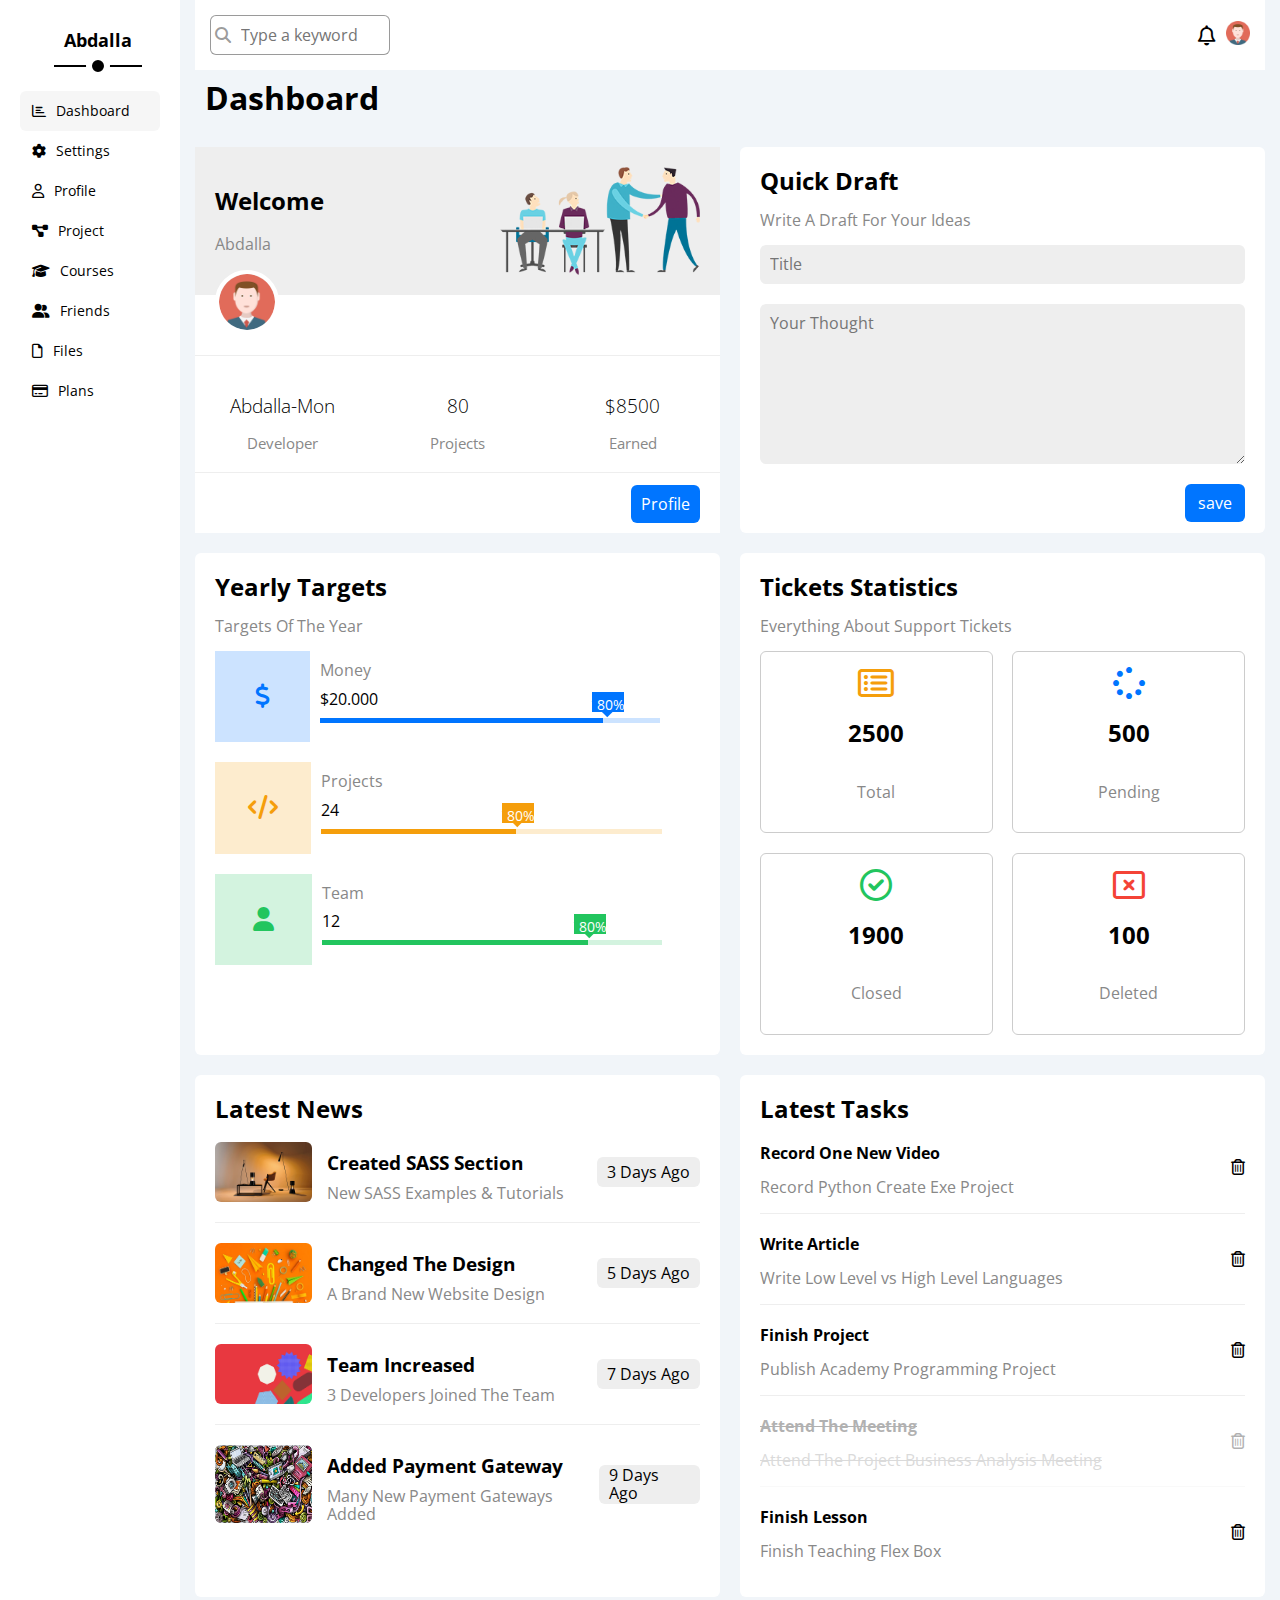
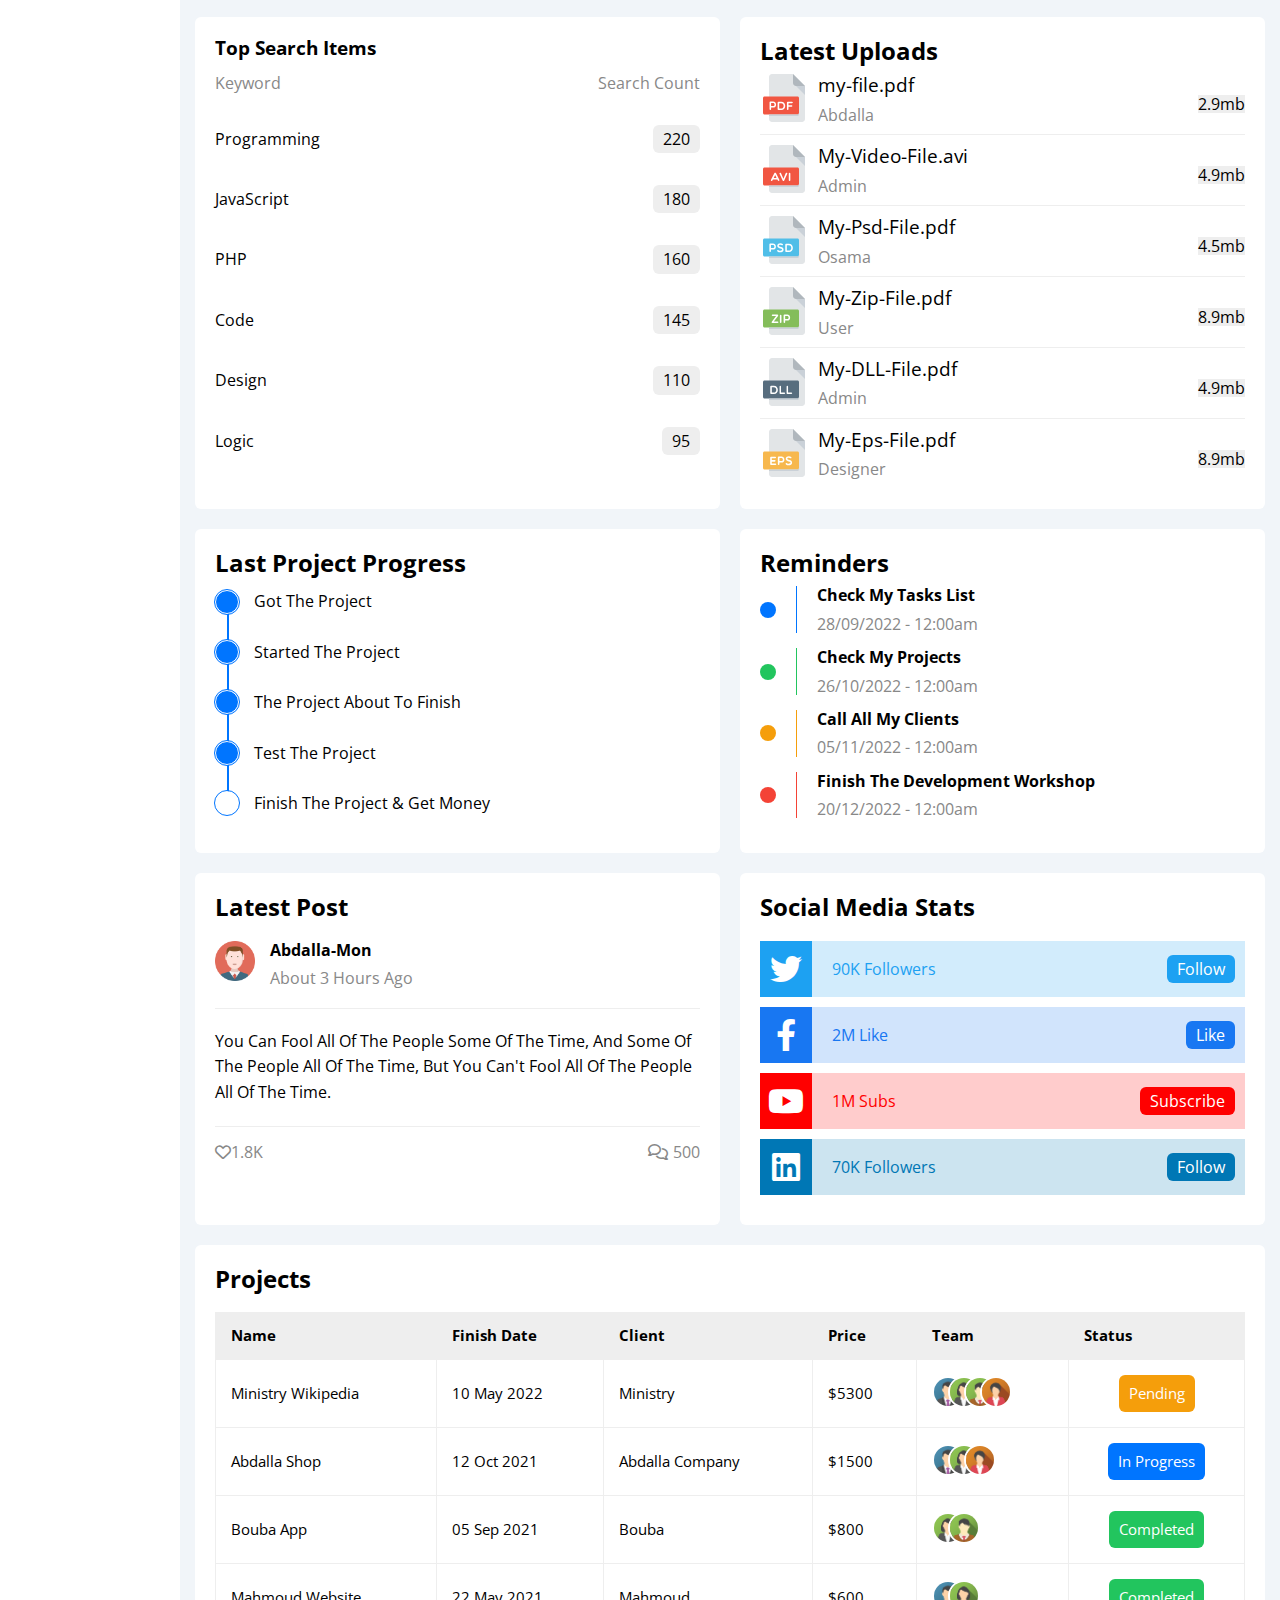
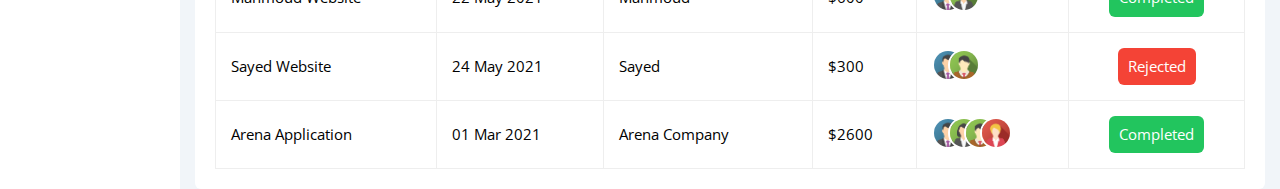
<file: index.html>
<!DOCTYPE html>
<html lang="en">
  <head>
    <meta charset="UTF-8" />
    <meta http-equiv="X-UA-Compatible" content="IE=edge" />
    <meta name="viewport" content="width=device-width, initial-scale=1.0" />
    <link rel="stylesheet" type="text/css" href="css/Abdalla-frame.css" />
    <link rel="stylesheet" type="text/css" href="css/project.css" />
    <link rel="stylesheet" type="text/css" href="css/Normalize.css" />
    <link rel="stylesheet" href="css/all.min.css" />
    <link rel="preconnect" href="https://fonts.googleapis.com" />
    <link rel="preconnect" href="https://fonts.gstatic.com" crossorigin />
    <link
      href="https://fonts.googleapis.com/css2?family=Open+Sans:ital,wght@0,400;0,500;0,600;0,700;0,800;1,400;1,500;1,600;1,700&display=swap"
      rel="stylesheet"
    />
    <title>Abdalla-dashboard</title>
  </head>
  <body>
    <div class="dash-flex">
      <div class="dash-nav">
        <div class="dash-logo">
          <h2>Abdalla</h2>
        </div>
        <ul>
          <li>
            <a href="index.html" class="active"
              ><i class="fa-regular fa-chart-bar"></i> <span>Dashboard</span></a
            >
          </li>
          <li>
            <a href="setting.html"
              ><i class="fa-solid fa-gear"></i> <span>Settings</span></a
            >
          </li>
          <li>
            <a href="profile.html"
              ><i class="fa-regular fa-user"></i> <span>Profile</span></a
            >
          </li>
          <li>
            <a href="project.html"
              ><i class="fa-solid fa-diagram-project"></i>
              <span>Project</span></a
            >
          </li>
          <li>
            <a href="course.html"
              ><i class="fa-solid fa-graduation-cap"></i>
              <span>Courses</span></a
            >
          </li>
          <li>
            <a href="friend.html"
              ><i class="fa-solid fa-user-group"></i> <span>Friends</span></a
            >
          </li>
          <li>
            <a href="file.html"
              ><i class="fa-regular fa-file"></i> <span>Files</span></a
            >
          </li>
          <li>
            <a href="plan.html"
              ><i class="fa-regular fa-credit-card"></i> <span>Plans</span></a
            >
          </li>
        </ul>
      </div>
      <div class="dashboard container">
        <!--start-of-dash-header-->
        <div class="dash-header flex-between .bg-white">
          <div class="search-position">
            <input
              type="search"
              name="search"
              class="dash-search rad-6"
              placeholder="Type a keyword"
              id="search"
            />
            <i class="fa-sharp fa-solid fa-magnifying-glass"></i>
          </div>
          <div class="dash-icon">
            <i class="fa-regular fa-bell fa-lg"></i>
            <img src="imgs/avatar.png" />
          </div>
        </div>
        <!--end-of-dash-header-->
        <!--start-of-dash-content-->
        <div class="dash-content">
          <h1>Dashboard</h1>
          <div class="dash-content-grid wrapper">
            <!--start-of-box-1-->
            <div class="box-1 rad-6 bg-white">
              <div class="welcome-top bg-eee p-20 flex-between">
                <div>
                  <h2>Welcome</h2>
                  <p>Abdalla</p>
                </div>
                <img src="imgs/welcome.png" />
              </div>
              <div class="welcome-bottom bg-white">
                <img src="imgs/avatar.png" />
                <div class="welcome-middle">
                  <div>
                    <h3>Abdalla-Mon</h3>
                    <p>Developer</p>
                  </div>
                  <div>
                    <h3>80</h3>
                    <p>Projects</p>
                  </div>
                  <div>
                    <h3>$8500</h3>
                    <p>Earned</p>
                  </div>
                </div>
                <a href="profile.html">Profile</a>
              </div>
            </div>
            <!--end-of-box-1-->
            <!--start-of-box-2-->
            <div class="box-2 rad-6 bg-white p-20">
              <h2>Quick Draft</h2>
              <p class="color-888">Write A Draft For Your Ideas</p>
              <form>
                <input
                  class="title p-10 bg-eee rad-6"
                  name="title"
                  type="text"
                  placeholder="Title"
                />
                <textarea
                  class="Your-thought p-10 bg-eee rad-6"
                  name="Your-thought"
                  type="text"
                  placeholder="Your Thought"
                ></textarea>
                <input type="submit" value="save" class="save p-10" />
              </form>
            </div>
            <!--end-of-box-2-->
            <!--start-of-box-3-->
            <div class="box-3 rad-6 bg-white p-20">
              <h2 class="m-0">Yearly Targets</h2>
              <p class="color-888">Targets Of The Year</p>
              <div class="yearly-flex">
                <div class="yearly-icon y-i-1">
                  <i class="fa-solid fa-dollar-sign fa-lg"></i>
                </div>
                <div class="yearly-inside">
                  <p class="color-888">Money</p>
                  <span>$20.000 </span>
                  <div class="yearly-color y-c-1">
                    <div></div>
                  </div>
                </div>
              </div>
              <div class="yearly-flex">
                <div class="yearly-icon y-i-2">
                  <i class="fa-solid fa-code fa-lg"></i>
                </div>
                <div class="yearly-inside">
                  <p class="color-888">Projects</p>
                  <span>24</span>
                  <div class="yearly-color y-c-2">
                    <div></div>
                  </div>
                </div>
              </div>
              <div class="yearly-flex">
                <div class="yearly-icon y-i-3">
                  <i class="fa-solid fa-user fa-lg"></i>
                </div>
                <div class="yearly-inside">
                  <p class="color-888">Team</p>
                  <span>12 </span>
                  <div class="yearly-color y-c-3">
                    <div></div>
                  </div>
                </div>
              </div>
            </div>
            <!--end-of-box-3-->
            <!--start-of-box-4-->
            <div class="box-4 rad-6 bg-white p-20">
              <h2 class="m-0">Tickets Statistics</h2>
              <p class="color-888">Everything About Support Tickets</p>
              <div class="box-4-flex">
                <div class="box-4-content box4-c1">
                  <i
                    class="fa-regular fa-rectangle-list fa-2x"
                    style="color: #f59e0b"
                  ></i>
                  <h2>2500</h2>
                  <p class="color-888">Total</p>
                </div>
                <div class="box-4-content box4-c2">
                  <i
                    class="fa-solid fa-spinner fa-2x"
                    style="color: #0075ff"
                  ></i>
                  <h2>500</h2>
                  <p class="color-888">Pending</p>
                </div>
                <div class="box-4-content box4-c3">
                  <i
                    class="fa-regular fa-circle-check fa-2x"
                    style="color: #22c55e"
                  ></i>
                  <h2>1900</h2>
                  <p class="color-888">Closed</p>
                </div>
                <div class="box-4-content box4-c4">
                  <i
                    class="fa-regular fa-rectangle-xmark fa-2x"
                    style="color: #f44336"
                  ></i>
                  <h2>100</h2>
                  <p class="color-888">Deleted</p>
                </div>
              </div>
            </div>
            <!--end-of-box-4-->
            <!--start-of-box-5-->
            <div class="box-5 rad-6 bg-white p-20">
              <h2 class="m-0">Latest News</h2>
              <div class="l-news l-n-1">
                <img src="imgs/news-01.png" />
                <div class="news-flex">
                  <div>
                    <h3>Created SASS Section</h3>
                    <p class="color-888">New SASS Examples & Tutorials</p>
                  </div>
                  <article class="bg-eee">3 Days Ago</article>
                </div>
              </div>
              <div class="l-news l-n-2">
                <img src="imgs/news-02.png" />
                <div class="news-flex">
                  <div>
                    <h3>Changed The Design</h3>
                    <p class="color-888">A Brand New Website Design</p>
                  </div>
                  <article class="bg-eee">5 Days Ago</article>
                </div>
              </div>
              <div class="l-news l-n-3">
                <img src="imgs/news-03.png" />
                <div class="news-flex">
                  <div>
                    <h3>Team Increased</h3>
                    <p class="color-888">3 Developers Joined The Team</p>
                  </div>
                  <article class="bg-eee">7 Days Ago</article>
                </div>
              </div>
              <div class="l-news l-n-4">
                <img src="imgs/news-04.png" />
                <div class="news-flex">
                  <div>
                    <h3>Added Payment Gateway</h3>
                    <p class="color-888">Many New Payment Gateways Added</p>
                  </div>
                  <article class="bg-eee">9 Days Ago</article>
                </div>
              </div>
            </div>
            <!--end-of-box-5-->
            <!--start-of-box-6-->
            <div class="box-6 rad-6 bg-white p-20">
              <h2 class="m-0">Latest Tasks</h2>
              <div class="rec flex-between">
                <div>
                  <h4>Record One New Video</h4>
                  <p class="color-888">Record Python Create Exe Project</p>
                </div>
                <i class="fa-regular fa-trash-can delete"></i>
              </div>
              <div class="rec flex-between">
                <div>
                  <h4>Write Article</h4>
                  <p class="color-888">
                    Write Low Level vs High Level Languages
                  </p>
                </div>
                <i class="fa-regular fa-trash-can delete"></i>
              </div>
              <div class="rec flex-between">
                <div>
                  <h4>Finish Project</h4>
                  <p class="color-888">Publish Academy Programming Project</p>
                </div>
                <i class="fa-regular fa-trash-can delete"></i>
              </div>
              <div class="rec flex-between rec-spc">
                <div>
                  <h4>Attend The Meeting</h4>
                  <p class="color-888">
                    Attend The Project Business Analysis Meeting
                  </p>
                </div>
                <i class="fa-regular fa-trash-can delete"></i>
              </div>
              <div class="rec flex-between">
                <div>
                  <h4>Finish Lesson</h4>
                  <p class="color-888">Finish Teaching Flex Box</p>
                </div>
                <i class="fa-regular fa-trash-can delete"></i>
              </div>
            </div>
            <!--end-of-box-6-->
            <!--start-of-box-7-->
            <div class="box-7 rad-6 bg-white p-20">
              <h3 class="m-0">Top Search Items</h3>
              <div class="flex-between color-888">
                <p>Keyword</p>
                <p>Search Count</p>
              </div>
              <div class="flex-between">
                <p class="flex-center">Programming</p>
                <p class="bg-eee">220</p>
              </div>
              <div class="flex-between">
                <p class="flex-center">JavaScript</p>
                <p class="bg-eee">180</p>
              </div>
              <div class="flex-between">
                <p class="flex-center">PHP</p>
                <p class="bg-eee">160</p>
              </div>
              <div class="flex-between">
                <p class="flex-center">Code</p>
                <p class="bg-eee">145</p>
              </div>
              <div class="flex-between">
                <p class="flex-center">Design</p>
                <p class="bg-eee">110</p>
              </div>
              <div class="flex-between">
                <p class="flex-center">Logic</p>
                <p class="bg-eee">95</p>
              </div>
            </div>
            <!--end-of-box-7-->
            <!--start-of-box-8-->
            <div class="box-8 rad-6 bg-white p-20">
              <h2 class="m-0">Latest Uploads</h2>
              <div
                class="flex-between"
                style="margin-top: 20px; border-bottom: 1px solid #eee"
              >
                <div style="display: flex">
                  <img
                    src="imgs/pdf.svg"
                    style="width: 48px; height: 48px; margin-right: 10px"
                  />
                  <div>
                    <h3 class="m-0" style="font-weight: normal">my-file.pdf</h3>
                    <p class="color-888" style="margin-top: 10px">Abdalla</p>
                  </div>
                </div>
                <p class="bg-eee" style="margin: auto 0">2.9mb</p>
              </div>
              <div
                class="flex-between"
                style="margin-top: 20px; border-bottom: 1px solid #eee"
              >
                <div style="display: flex">
                  <img
                    src="imgs/avi.svg"
                    style="width: 48px; height: 48px; margin-right: 10px"
                  />
                  <div>
                    <h3 class="m-0" style="font-weight: normal; width: 100px">
                      My-Video-File.avi
                    </h3>
                    <p class="color-888" style="margin-top: 10px">Admin</p>
                  </div>
                </div>
                <p class="bg-eee" style="margin: auto 0">4.9mb</p>
              </div>
              <div
                class="flex-between"
                style="margin-top: 20px; border-bottom: 1px solid #eee"
              >
                <div style="display: flex">
                  <img
                    src="imgs/psd.svg"
                    style="width: 48px; height: 48px; margin-right: 10px"
                  />
                  <div>
                    <h3 class="m-0" style="font-weight: normal; width: 100px">
                      My-Psd-File.pdf
                    </h3>
                    <p class="color-888" style="margin-top: 10px">Osama</p>
                  </div>
                </div>
                <p class="bg-eee" style="margin: auto 0">4.5mb</p>
              </div>
              <div
                class="flex-between"
                style="margin-top: 20px; border-bottom: 1px solid #eee"
              >
                <div style="display: flex">
                  <img
                    src="imgs/zip.svg"
                    style="width: 48px; height: 48px; margin-right: 10px"
                  />
                  <div>
                    <h3 class="m-0" style="font-weight: normal; width: 100px">
                      My-Zip-File.pdf
                    </h3>
                    <p class="color-888" style="margin-top: 10px">User</p>
                  </div>
                </div>
                <p class="bg-eee" style="margin: auto 0">8.9mb</p>
              </div>
              <div
                class="flex-between"
                style="margin-top: 20px; border-bottom: 1px solid #eee"
              >
                <div style="display: flex">
                  <img
                    src="imgs/dll.svg"
                    style="width: 48px; height: 48px; margin-right: 10px"
                  />
                  <div>
                    <h3 class="m-0" style="font-weight: normal; width: 100px">
                      My-DLL-File.pdf
                    </h3>
                    <p class="color-888" style="margin-top: 10px">Admin</p>
                  </div>
                </div>
                <p class="bg-eee" style="margin: auto 0">4.9mb</p>
              </div>
              <div class="flex-between" style="margin-top: 20px">
                <div style="display: flex">
                  <img
                    src="imgs/eps.svg"
                    style="width: 48px; height: 48px; margin-right: 10px"
                  />
                  <div>
                    <h3 class="m-0" style="font-weight: normal; width: 100px">
                      My-Eps-File.pdf
                    </h3>
                    <p class="color-888" style="margin-top: 10px">Designer</p>
                  </div>
                </div>
                <p class="bg-eee" style="margin: auto 0">8.9mb</p>
              </div>
            </div>
            <!--end-of-box-8-->
            <!--start-of-box-9-->
            <div class="box-9 rad-6 bg-white p-20">
              <h2 class="m-0">Last Project Progress</h2>
              <div>
                <div class="box-round"></div>
                <p>Got The Project</p>
              </div>
              <div>
                <div class="box-round"></div>
                <p>Started The Project</p>
              </div>
              <div>
                <div class="box-round"></div>
                <p>The Project About To Finish</p>
              </div>
              <div>
                <div class="box-round box-round-animation"></div>
                <p>Test The Project</p>
              </div>
              <div>
                <div class="box-round box-round-last"></div>
                <p>Finish The Project & Get Money</p>
              </div>
            </div>
            <!--end-of-box-9-->
            <!--start-of-box-10-->
            <div class="box-10 rad-6 bg-white p-20">
              <h2 style="margin: 0 0 10px">Reminders</h2>
              <div style="display: flex">
                <div class="b-10-round b-10-blue"></div>
                <div class="b-10-flex b-10-blue-f">
                  <h4 class="m-0">Check My Tasks List</h4>
                  <p class="color-888">28/09/2022 - 12:00am</p>
                </div>
              </div>
              <div style="display: flex">
                <div class="b-10-round b-10-green"></div>
                <div class="b-10-flex b-10-green-f">
                  <h4 class="m-0">Check My Projects</h4>
                  <p class="color-888">26/10/2022 - 12:00am</p>
                </div>
              </div>
              <div style="display: flex">
                <div class="b-10-round b-10-orange"></div>
                <div class="b-10-flex b-10-orange-f">
                  <h4 class="m-0">Call All My Clients</h4>
                  <p class="color-888">05/11/2022 - 12:00am</p>
                </div>
              </div>
              <div style="display: flex">
                <div class="b-10-round b-10-red"></div>
                <div class="b-10-flex b-10-red-f">
                  <h4 class="m-0">Finish The Development Workshop</h4>
                  <p class="color-888">20/12/2022 - 12:00am</p>
                </div>
              </div>
            </div>
            <!--end-of-box-10-->
            <!--start-of-box-11-->
            <div class="box-11 rad-6 bg-white p-20">
              <h2 style="margin: 0 0 20px">Latest Post</h2>
              <div
                style="
                  display: flex;
                  border-bottom: 1px solid #eee;
                  padding-bottom: 10px;
                "
              >
                <img
                  src="imgs/avatar.png"
                  style="width: 40px; height: 40px; margin: 0 15px 0 0"
                />
                <div class="b-11-flex">
                  <h4>Abdalla-Mon</h4>
                  <p class="color-888">About 3 Hours Ago</p>
                </div>
              </div>
              <div
                style="
                  padding: 20px 0;
                  border-bottom: 1px solid #eee;
                  line-height: 1.6;
                "
              >
                You Can Fool All Of The People Some Of The Time, And Some Of The
                People All Of The Time, But You Can't Fool All Of The People All
                Of The Time.
              </div>
              <div class="flex-between">
                <div style="display: flex">
                  <i
                    class="fa-regular fa-heart color-888"
                    style="display: flex; align-items: center; margin-right: 5"
                  ></i>
                  <p class="color-888">1.8K</p>
                </div>
                <div style="display: flex">
                  <i
                    class="fa-regular fa-comments color-888"
                    style="
                      display: flex;
                      align-items: center;
                      margin-right: 5px;
                    "
                  ></i>
                  <p class="color-888">500</p>
                </div>
              </div>
            </div>
            <!--end-of-box-11-->
            <!--start-of-box-12-->
            <div class="box-12 rad-6 bg-white p-20">
              <h2 style="margin-top: 0">Social Media Stats</h2>
              <div class="twiter flex-between">
                <div class="box-12-flex">
                  <div class="box-12-icon box-12-twiter">
                    <i class="fa-brands fa-twitter fa-2x"></i>
                  </div>
                  <p>90K Followers</p>
                </div>
                <a href="index.html">Follow</a>
              </div>
              <div class="facebook flex-between">
                <div class="box-12-flex">
                  <div class="box-12-icon box-12-facebook">
                    <i class="fa-brands fa-facebook-f fa-2x"></i>
                  </div>
                  <p>2M Like</p>
                </div>
                <a href="index.html">Like</a>
              </div>
              <div class="youtube flex-between">
                <div class="box-12-flex">
                  <div class="box-12-icon box-12-youtube">
                    <i class="fa-brands fa-youtube fa-2x"></i>
                  </div>
                  <p>1M Subs</p>
                </div>
                <a href="index.html">Subscribe</a>
              </div>
              <div class="linkdin flex-between">
                <div class="box-12-flex">
                  <div class="box-12-icon box-12-linkdin">
                    <i class="fa-brands fa-linkedin fa-2x"></i>
                  </div>
                  <p>70K Followers</p>
                </div>
                <a href="index.html">Follow</a>
              </div>
            </div>
            <!--end-of-box-12-->
          </div>
          <div class="project-table rad-6 bg-white p-20">
            <h2 style="margin-top: 0">Projects</h2>
            <div class="table-responsive">
              <table>
                <thead>
                  <tr class="tr-th">
                    <th>Name</th>
                    <th>Finish Date</th>
                    <th>Client</th>
                    <th>Price</th>
                    <th>Team</th>
                    <th>Status</th>
                  </tr>
                </thead>
                <tbody>
                  <tr class="tr-1">
                    <td>Ministry Wikipedia</td>
                    <td>10 May 2022</td>
                    <td>Ministry</td>
                    <td>$5300</td>
                    <td class="tr-img">
                      <img src="imgs/team-01.png" />
                      <img src="imgs/team-02.png" />
                      <img src="imgs/team-03.png" />
                      <img src="imgs/team-04.png" />
                    </td>
                    <td><p style="background-color: #f59e0b">Pending</p></td>
                  </tr>
                  <tr class="tr-2">
                    <td>Abdalla Shop</td>
                    <td>12 Oct 2021</td>
                    <td>Abdalla Company</td>
                    <td>$1500</td>
                    <td class="tr-img">
                      <img src="imgs/team-01.png" />
                      <img src="imgs/team-02.png" />
                      <img src="imgs/team-04.png" />
                    </td>
                    <td>
                      <p style="background-color: #0075ff">In Progress</p>
                    </td>
                  </tr>
                  <tr class="tr-3">
                    <td>Bouba App</td>
                    <td>05 Sep 2021</td>
                    <td>Bouba</td>
                    <td>$800</td>
                    <td class="tr-img">
                      <img src="imgs/team-02.png" />
                      <img src="imgs/team-03.png" />
                    </td>
                    <td><p style="background-color: #22c55e">Completed</p></td>
                  </tr>
                  <tr class="tr-4">
                    <td>Mahmoud Website</td>
                    <td>22 May 2021</td>
                    <td>Mahmoud</td>
                    <td>$600</td>
                    <td class="tr-img">
                      <img src="imgs/team-01.png" />
                      <img src="imgs/team-02.png" />
                    </td>
                    <td><p style="background-color: #22c55e">Completed</p></td>
                  </tr>
                  <tr class="tr-5">
                    <td>Sayed Website</td>
                    <td>24 May 2021</td>
                    <td>Sayed</td>
                    <td>$300</td>
                    <td class="tr-img">
                      <img src="imgs/team-01.png" />
                      <img src="imgs/team-03.png" />
                    </td>
                    <td><p style="background-color: #f44336">Rejected</p></td>
                  </tr>
                  <tr class="tr-6">
                    <td>Arena Application</td>
                    <td>01 Mar 2021</td>
                    <td>Arena Company</td>
                    <td>$2600</td>
                    <td class="tr-img">
                      <img src="imgs/team-01.png" />
                      <img src="imgs/team-02.png" />
                      <img src="imgs/team-03.png" />
                      <img src="imgs/team-05.png" />
                    </td>
                    <td><p style="background-color: #22c55e">Completed</p></td>
                  </tr>
                </tbody>
              </table>
            </div>
          </div>
        </div>
        <!--end-of-dash-content-->
        <!--start-of-dash-profile-->
        <!--end-of-dash-profile-->
      </div>
    </div>
  </body>
</html>
</file>
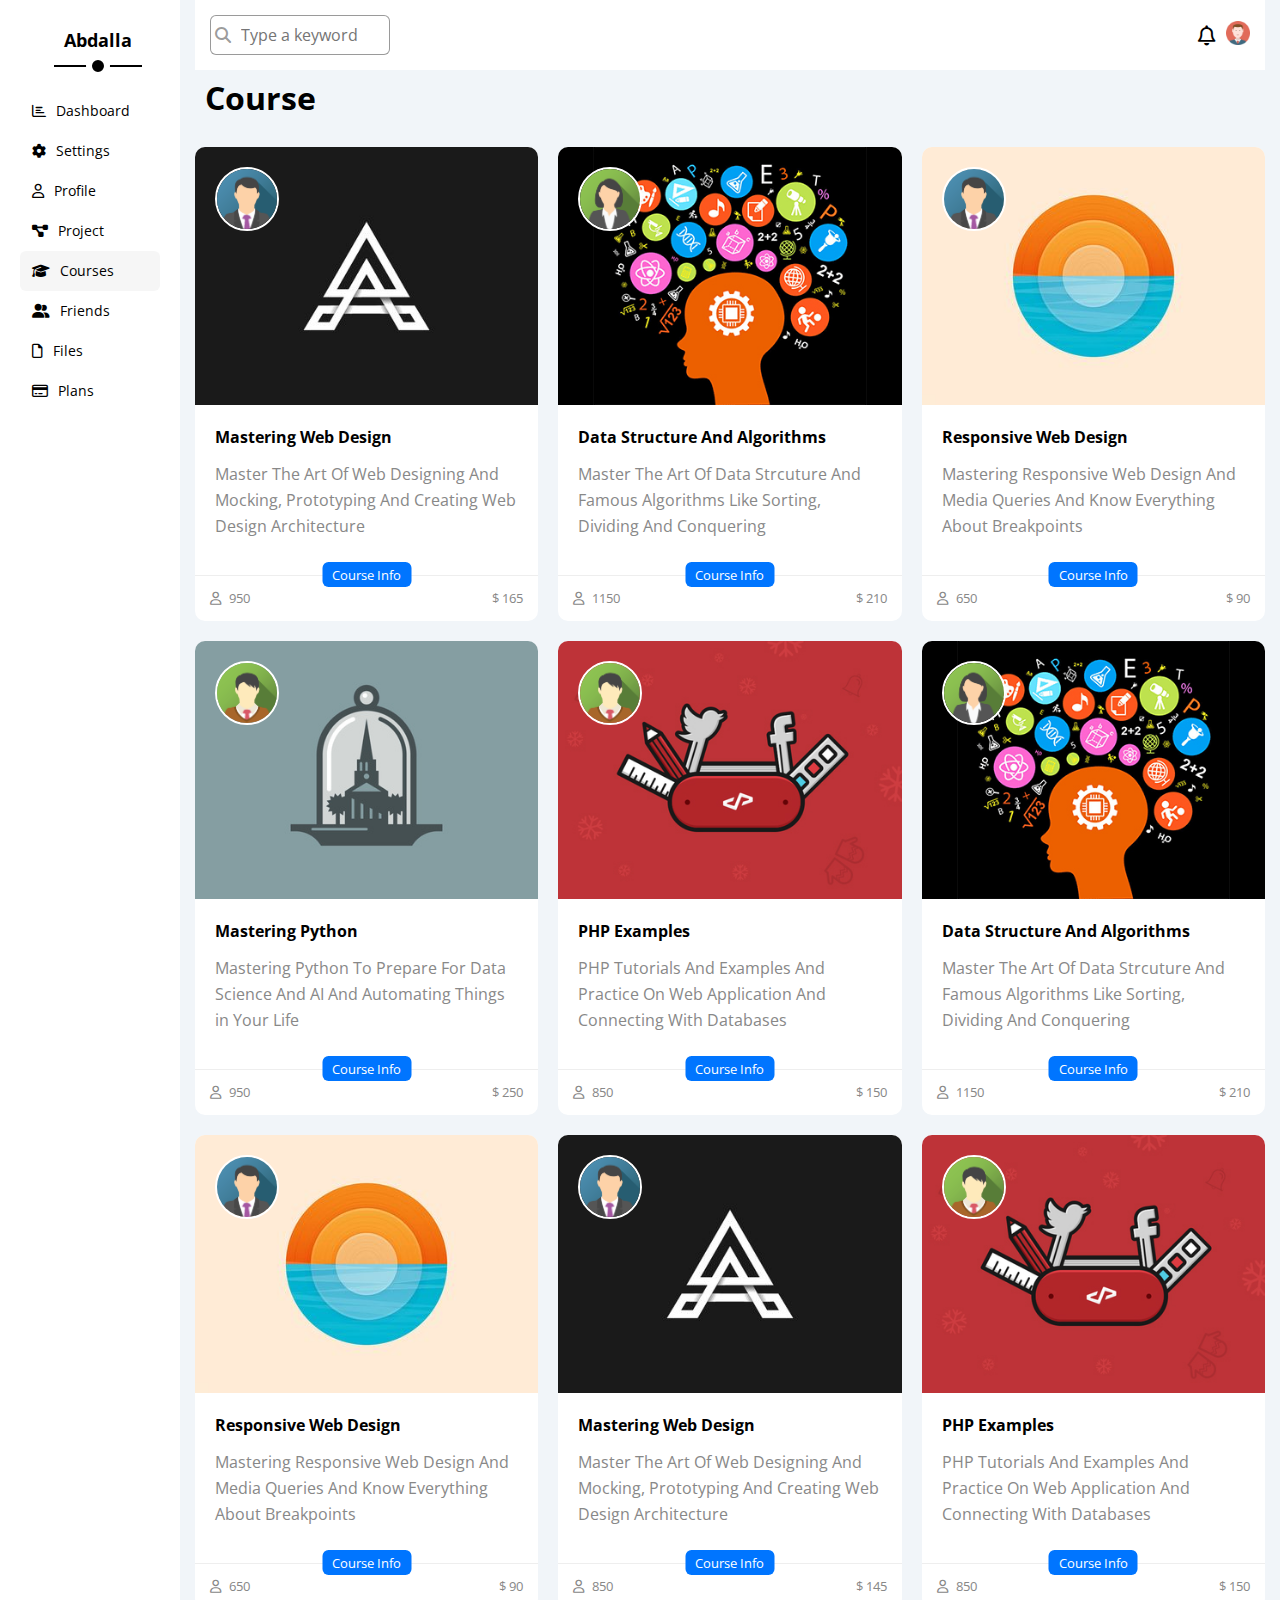
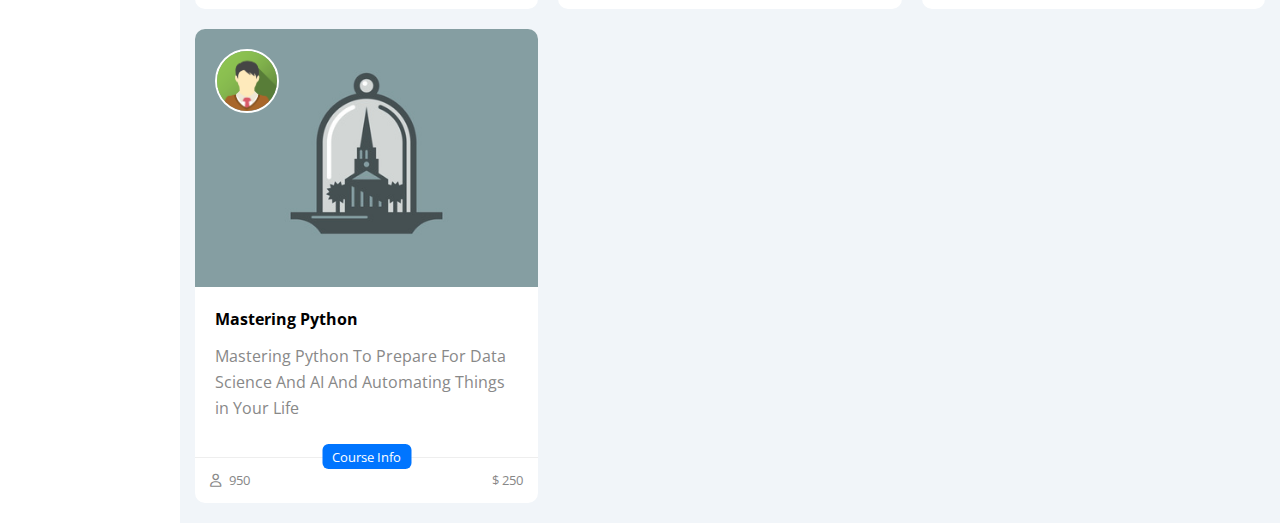
<file: course.html>
<!DOCTYPE html>
<html lang="en">
  <head>
    <meta charset="UTF-8" />
    <meta http-equiv="X-UA-Compatible" content="IE=edge" />
    <meta name="viewport" content="width=device-width, initial-scale=1.0" />
    <link rel="stylesheet" type="text/css" href="css/Abdalla-frame.css" />
    <link rel="stylesheet" type="text/css" href="css/project.css" />
    <link rel="stylesheet" type="text/css" href="css/Normalize.css" />
    <link rel="stylesheet" href="css/all.min.css" />
    <link rel="preconnect" href="https://fonts.googleapis.com" />
    <link rel="preconnect" href="https://fonts.gstatic.com" crossorigin />
    <link
      href="https://fonts.googleapis.com/css2?family=Open+Sans:ital,wght@0,400;0,500;0,600;0,700;0,800;1,400;1,500;1,600;1,700&display=swap"
      rel="stylesheet"
    />
    <title>Abdalla-dashboard</title>
  </head>
  <body>
    <div class="dash-flex">
      <div class="dash-nav">
        <div class="dash-logo">
          <h2>Abdalla</h2>
        </div>
        <ul>
          <li>
            <a href="index.html"
              ><i class="fa-regular fa-chart-bar"></i><span>Dashboard</span></a
            >
          </li>
          <li>
            <a href="setting.html"
              ><i class="fa-solid fa-gear"></i><span>Settings</span></a
            >
          </li>
          <li>
            <a href="profile.html"
              ><i class="fa-regular fa-user"></i><span>Profile</span></a
            >
          </li>
          <li>
            <a href="project.html"
              ><i class="fa-solid fa-diagram-project"></i
              ><span>Project</span></a
            >
          </li>
          <li>
            <a href="course.html" class="active"
              ><i class="fa-solid fa-graduation-cap"></i><span>Courses</span></a
            >
          </li>
          <li>
            <a href="friend.html"
              ><i class="fa-solid fa-user-group"></i><span>Friends</span></a
            >
          </li>
          <li>
            <a href="file.html"
              ><i class="fa-regular fa-file"></i><span>Files</span></a
            >
          </li>
          <li>
            <a href="plan.html"
              ><i class="fa-regular fa-credit-card"></i><span>Plans</span></a
            >
          </li>
        </ul>
      </div>
      <div class="dashboard container setting" id="">
        <!--start-of-dash-header-->
        <div class="dash-header flex-between .bg-white">
          <div class="search-position">
            <input
              type="search"
              name="search"
              class="dash-search rad-6"
              placeholder="Type a keyword"
              id="search"
            />
            <i class="fa-sharp fa-solid fa-magnifying-glass"></i>
          </div>
          <div class="dash-icon">
            <i class="fa-regular fa-bell fa-lg"></i>
            <img src="imgs/avatar.png" />
          </div>
        </div>
        <!--end-of-dash-header-->
        <!--start-of-course-content-->
        <div class="dash-content course-content">
          <h1>Course</h1>
          <div class="dash-content-grid course-content-grid">
            <div class="course course-1 p-relative bg-white rad-10">
              <img src="imgs/course-01.jpg" class="course-img" />
              <img src="imgs/team-01.png" class="c-t-img p-absolute" />
              <div class="middle-course p-20">
                <h4 class="m-0">Mastering Web Design</h4>
                <p class="color-888">
                  Master The Art Of Web Designing And Mocking, Prototyping And
                  Creating Web Design Architecture
                </p>
              </div>
              <div class="last-course p-15 p-relative">
                <a href="course.html" class="course-info p-absolute"
                  >Course Info</a
                >
                <div class="last-user">
                  <i class="fa-regular fa-user"></i>
                  <span>950</span>
                </div>
                <span>$ 165</span>
              </div>
            </div>
            <div class="course course-2 p-relative bg-white rad-10">
              <img src="imgs/course-02.jpg" class="course-img" />
              <img src="imgs/team-02.png" class="c-t-img p-absolute" />
              <div class="middle-course p-20">
                <h4 class="m-0">Data Structure And Algorithms</h4>
                <p class="color-888">
                  Master The Art Of Data Strcuture And Famous Algorithms Like
                  Sorting, Dividing And Conquering
                </p>
              </div>
              <div class="last-course p-15 p-relative">
                <a href="course.html" class="course-info p-absolute"
                  >Course Info</a
                >
                <div class="last-user">
                  <i class="fa-regular fa-user"></i>
                  <span>1150</span>
                </div>
                <span>$ 210</span>
              </div>
            </div>
            <div class="course course-3 p-relative bg-white rad-10">
              <img src="imgs/course-03.jpg" class="course-img" />
              <img src="imgs/team-01.png" class="c-t-img p-absolute" />
              <div class="middle-course p-20">
                <h4 class="m-0">Responsive Web Design</h4>
                <p class="color-888">
                  Mastering Responsive Web Design And Media Queries And Know
                  Everything About Breakpoints
                </p>
              </div>
              <div class="last-course p-15 p-relative">
                <a href="course.html" class="course-info p-absolute"
                  >Course Info</a
                >
                <div class="last-user">
                  <i class="fa-regular fa-user"></i>
                  <span>650</span>
                </div>
                <span>$ 90</span>
              </div>
            </div>
            <div class="course course-4 p-relative bg-white rad-10">
              <img src="imgs/course-04.jpg" class="course-img" />
              <img src="imgs/team-03.png" class="c-t-img p-absolute" />
              <div class="middle-course p-20">
                <h4 class="m-0">Mastering Python</h4>
                <p class="color-888">
                  Mastering Python To Prepare For Data Science And AI And
                  Automating Things in Your Life
                </p>
              </div>
              <div class="last-course p-15 p-relative">
                <a href="course.html" class="course-info p-absolute"
                  >Course Info</a
                >
                <div class="last-user">
                  <i class="fa-regular fa-user"></i>
                  <span>950</span>
                </div>
                <span>$ 250</span>
              </div>
            </div>
            <div class="course course-5 p-relative bg-white rad-10">
              <img src="imgs/course-05.jpg" class="course-img" />
              <img src="imgs/team-03.png" class="c-t-img p-absolute" />
              <div class="middle-course p-20">
                <h4 class="m-0">PHP Examples</h4>
                <p class="color-888">
                  PHP Tutorials And Examples And Practice On Web Application And
                  Connecting With Databases
                </p>
              </div>
              <div class="last-course p-15 p-relative">
                <a href="course.html" class="course-info p-absolute"
                  >Course Info</a
                >
                <div class="last-user">
                  <i class="fa-regular fa-user"></i>
                  <span>850</span>
                </div>
                <span>$ 150</span>
              </div>
            </div>
            <div class="course course-6 p-relative bg-white rad-10">
              <img src="imgs/course-02.jpg" class="course-img" />
              <img src="imgs/team-02.png" class="c-t-img p-absolute" />
              <div class="middle-course p-20">
                <h4 class="m-0">Data Structure And Algorithms</h4>
                <p class="color-888">
                  Master The Art Of Data Strcuture And Famous Algorithms Like
                  Sorting, Dividing And Conquering
                </p>
              </div>
              <div class="last-course p-15 p-relative">
                <a href="course.html" class="course-info p-absolute"
                  >Course Info</a
                >
                <div class="last-user">
                  <i class="fa-regular fa-user"></i>
                  <span>1150</span>
                </div>
                <span>$ 210</span>
              </div>
            </div>
            <div class="course course-7 p-relative bg-white rad-10">
              <img src="imgs/course-03.jpg" class="course-img" />
              <img src="imgs/team-01.png" class="c-t-img p-absolute" />
              <div class="middle-course p-20">
                <h4 class="m-0">Responsive Web Design</h4>
                <p class="color-888">
                  Mastering Responsive Web Design And Media Queries And Know
                  Everything About Breakpoints
                </p>
              </div>
              <div class="last-course p-15 p-relative">
                <a href="course.html" class="course-info p-absolute"
                  >Course Info</a
                >
                <div class="last-user">
                  <i class="fa-regular fa-user"></i>
                  <span>650</span>
                </div>
                <span>$ 90 </span>
              </div>
            </div>
            <div class="course course-8 p-relative bg-white rad-10">
              <img src="imgs/course-01.jpg" class="course-img" />
              <img src="imgs/team-01.png" class="c-t-img p-absolute" />
              <div class="middle-course p-20">
                <h4 class="m-0">Mastering Web Design</h4>
                <p class="color-888">
                  Master The Art Of Web Designing And Mocking, Prototyping And
                  Creating Web Design Architecture
                </p>
              </div>
              <div class="last-course p-15 p-relative">
                <a href="course.html" class="course-info p-absolute"
                  >Course Info</a
                >
                <div class="last-user">
                  <i class="fa-regular fa-user"></i>
                  <span>850</span>
                </div>
                <span>$ 145</span>
              </div>
            </div>
            <div class="course course-9 p-relative bg-white rad-10">
              <img src="imgs/course-05.jpg" class="course-img" />
              <img src="imgs/team-03.png" class="c-t-img p-absolute" />
              <div class="middle-course p-20">
                <h4 class="m-0">PHP Examples</h4>
                <p class="color-888">
                  PHP Tutorials And Examples And Practice On Web Application And
                  Connecting With Databases
                </p>
              </div>
              <div class="last-course p-15 p-relative">
                <a href="course.html" class="course-info p-absolute"
                  >Course Info</a
                >
                <div class="last-user">
                  <i class="fa-regular fa-user"></i>
                  <span> 850 </span>
                </div>
                <span>$ 150</span>
              </div>
            </div>
            <div class="course course-10 p-relative bg-white rad-10">
              <img src="imgs/course-04.jpg" class="course-img" />
              <img src="imgs/team-03.png" class="c-t-img p-absolute" />
              <div class="middle-course p-20">
                <h4 class="m-0">Mastering Python</h4>
                <p class="color-888">
                  Mastering Python To Prepare For Data Science And AI And
                  Automating Things in Your Life
                </p>
              </div>
              <div class="last-course p-15 p-relative">
                <a href="course.html" class="course-info p-absolute"
                  >Course Info</a
                >
                <div class="last-user">
                  <i class="fa-regular fa-user"></i>
                  <span>950</span>
                </div>
                <span>$ 250</span>
              </div>
            </div>
          </div>
        </div>
        <!--end-of-course-content-->
      </div>
    </div>
  </body>
</html>
</file>
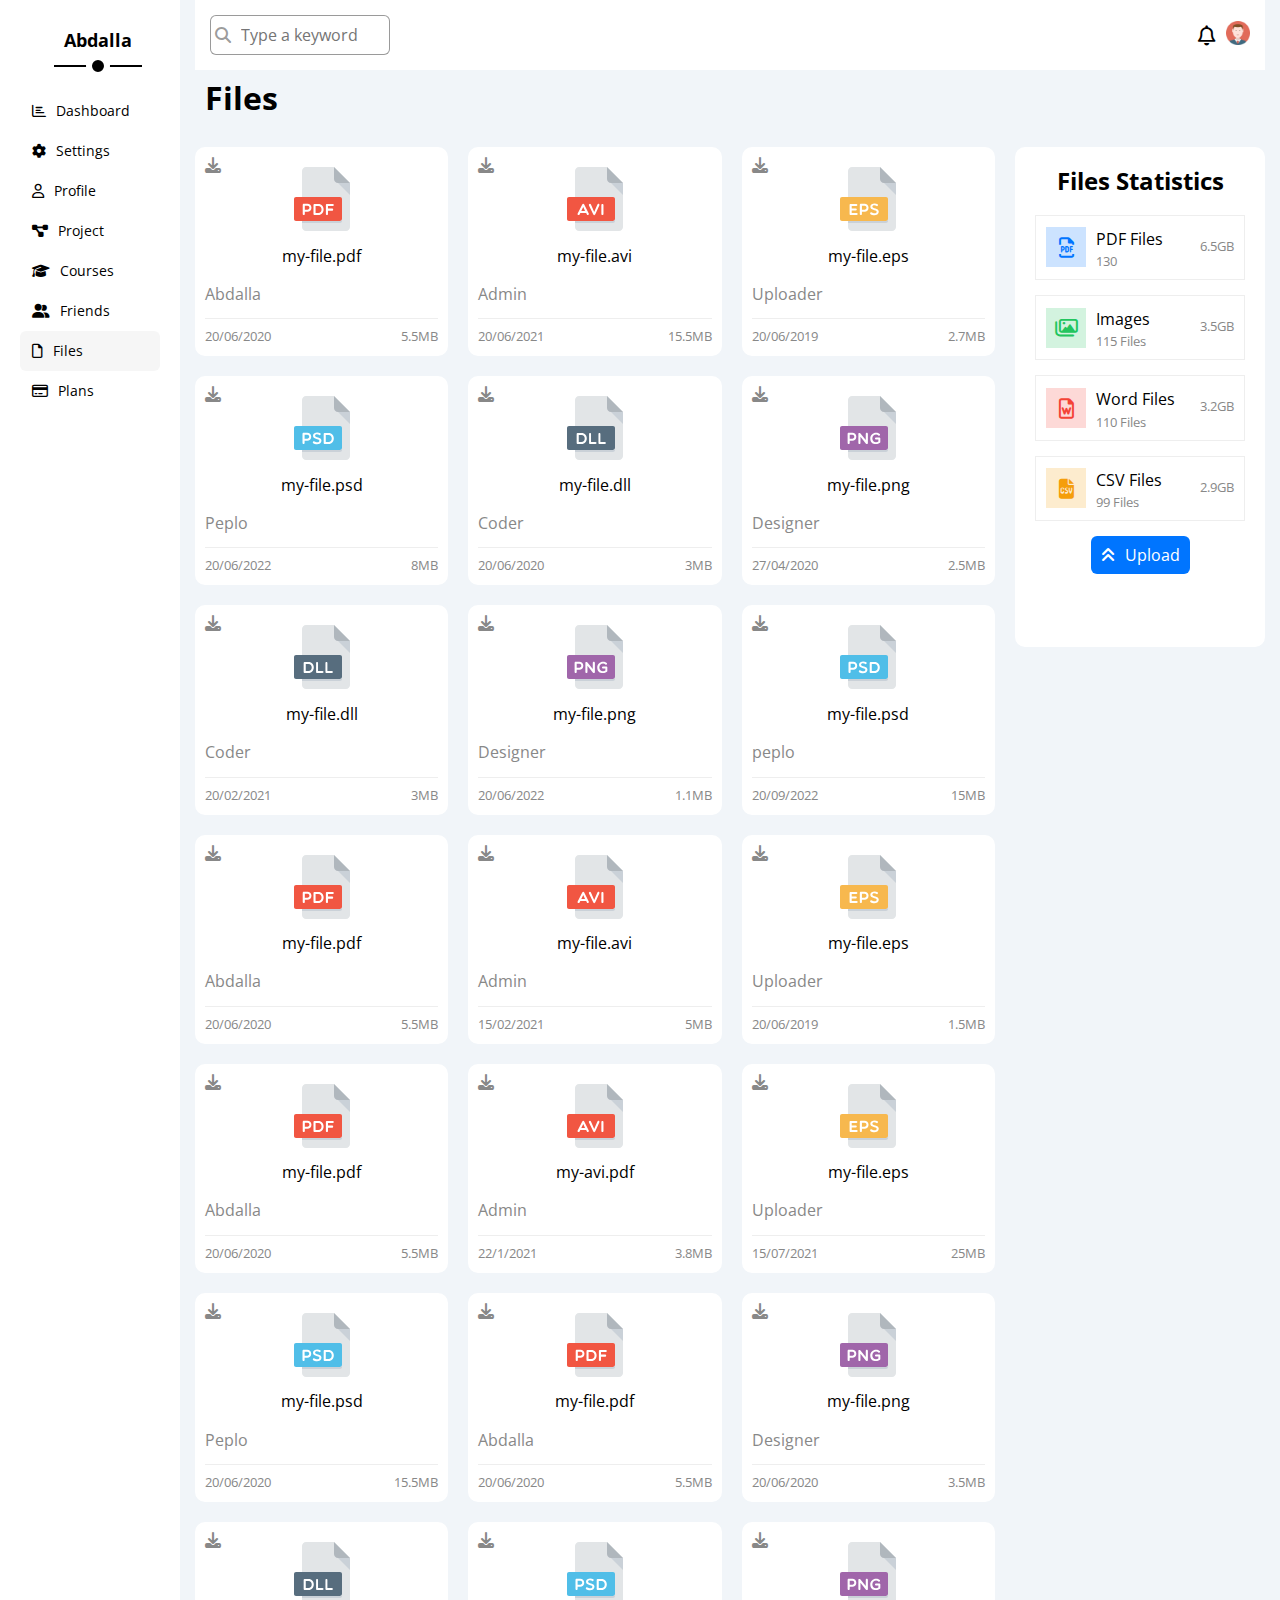
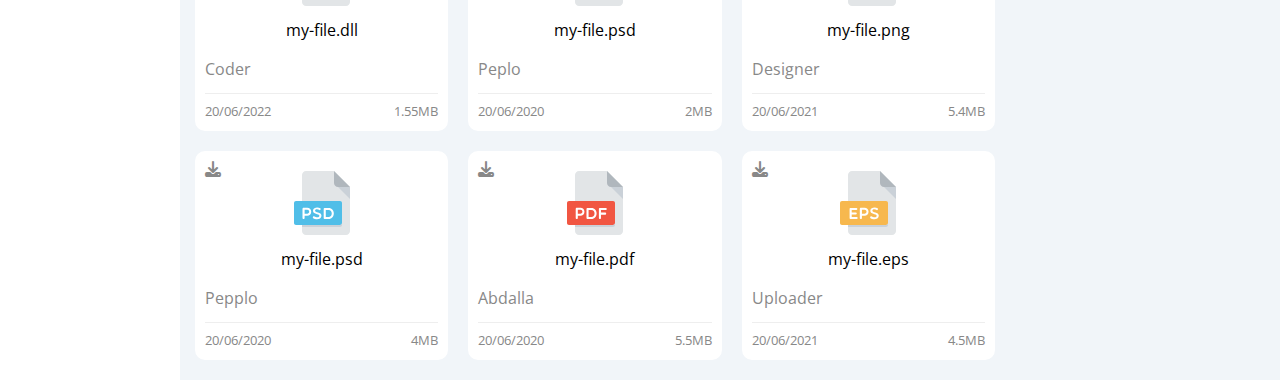
<file: file.html>
<!DOCTYPE html>
<html lang="en">
  <head>
    <meta charset="UTF-8" />
    <meta http-equiv="X-UA-Compatible" content="IE=edge" />
    <meta name="viewport" content="width=device-width, initial-scale=1.0" />
    <link rel="stylesheet" type="text/css" href="css/Abdalla-frame.css" />
    <link rel="stylesheet" type="text/css" href="css/project.css" />
    <link rel="stylesheet" type="text/css" href="css/Normalize.css" />
    <link rel="stylesheet" href="css/all.min.css" />
    <link rel="preconnect" href="https://fonts.googleapis.com" />
    <link rel="preconnect" href="https://fonts.gstatic.com" crossorigin />
    <link
      href="https://fonts.googleapis.com/css2?family=Open+Sans:ital,wght@0,400;0,500;0,600;0,700;0,800;1,400;1,500;1,600;1,700&display=swap"
      rel="stylesheet"
    />
    <title>Abdalla-dashboard</title>
  </head>
  <body>
    <div class="dash-flex">
      <div class="dash-nav">
        <div class="dash-logo">
          <h2>Abdalla</h2>
        </div>
        <ul>
          <li>
            <a href="index.html"
              ><i class="fa-regular fa-chart-bar"></i><span>Dashboard</span></a
            >
          </li>
          <li>
            <a href="setting.html"
              ><i class="fa-solid fa-gear"></i><span>Settings</span></a
            >
          </li>
          <li>
            <a href="profile.html"
              ><i class="fa-regular fa-user"></i><span>Profile</span></a
            >
          </li>
          <li>
            <a href="project.html"
              ><i class="fa-solid fa-diagram-project"></i
              ><span>Project</span></a
            >
          </li>
          <li>
            <a href="course.html"
              ><i class="fa-solid fa-graduation-cap"></i><span>Courses</span></a
            >
          </li>
          <li>
            <a href="friend.html"
              ><i class="fa-solid fa-user-group"></i><span>Friends</span></a
            >
          </li>
          <li>
            <a href="file.html" class="active"
              ><i class="fa-regular fa-file"></i><span>Files</span></a
            >
          </li>
          <li>
            <a href="plan.html"
              ><i class="fa-regular fa-credit-card"></i><span>Plans</span></a
            >
          </li>
        </ul>
      </div>
      <div class="dashboard container Files" id="">
        <!--start-of-dash-header-->
        <div class="dash-header flex-between .bg-white">
          <div class="search-position">
            <input
              type="search"
              name="search"
              class="dash-search rad-6"
              placeholder="Type a keyword"
              id="search"
            />
            <i class="fa-sharp fa-solid fa-magnifying-glass"></i>
          </div>
          <div class="dash-icon">
            <i class="fa-regular fa-bell fa-lg"></i>
            <img src="imgs/avatar.png" />
          </div>
        </div>
        <!--end-of-dash-header-->
        <!--start-of-setting-content-->
        <div class="dash-content file-content">
          <h1>Files</h1>
          <div class="dash-content-grid file-content-grid">
            <div class="file-static bg-white p-20 rad-10">
              <h2 class="txt-c">Files Statistics</h2>
              <div class="flex-between">
                <div class="d-flex">
                  <i class="fa-regular fa-file-pdf fa-lg icon"></i>
                  <div>
                    <h4>PDF Files</h4>
                    <p class="color-888">130</p>
                  </div>
                </div>
                <p class="color-888">6.5GB</p>
              </div>
              <div class="flex-between file-green">
                <div class="d-flex">
                  <i class="fa-regular fa-images fa-lg icon"></i>
                  <div>
                    <h4>Images</h4>
                    <p class="color-888">115 Files</p>
                  </div>
                </div>
                <p class="color-888">3.5GB</p>
              </div>
              <div class="flex-between file-red">
                <div class="d-flex">
                  <i class="fa-regular fa-file-word fa-lg icon"></i>
                  <div>
                    <h4>Word Files</h4>
                    <p class="color-888">110 Files</p>
                  </div>
                </div>
                <p class="color-888">3.2GB</p>
              </div>
              <div class="flex-between file-orange">
                <div class="d-flex">
                  <i class="fa-solid fa-file-csv fa-lg icon"></i>
                  <div>
                    <h4>CSV Files</h4>
                    <p class="color-888">99 Files</p>
                  </div>
                </div>
                <p class="color-888">2.9GB</p>
              </div>
              <a href="file.html">
                <i class="fa-solid fa-angles-up mr-10"></i>Upload
              </a>
            </div>
            <div class="files-big">
              <div class="file file-1 bg-white rad-10 p-10 p-relative">
                <i class="fa-solid fa-download color-888 p-absolute"></i>
                <div class="file-top">
                  <img src="imgs/pdf.svg" />
                  <h4>my-file.pdf</h4>
                </div>
                <p class="color-888 bb-eee">Abdalla</p>
                <div class="file-bottom flex-between">
                  <span>20/06/2020 </span>
                  <span>5.5MB</span>
                </div>
              </div>
              <div class="file file-2 bg-white rad-10 p-10 p-relative">
                <i class="fa-solid fa-download color-888 p-absolute"></i>
                <div class="file-top">
                  <img src="imgs/avi.svg" />
                  <h4>my-file.avi</h4>
                </div>
                <p class="color-888 bb-eee">Admin</p>
                <div class="file-bottom flex-between">
                  <span>20/06/2021 </span>
                  <span>15.5MB</span>
                </div>
              </div>
              <div class="file file-3 bg-white rad-10 p-10 p-relative">
                <i class="fa-solid fa-download color-888 p-absolute"></i>
                <div class="file-top">
                  <img src="imgs/eps.svg" />
                  <h4>my-file.eps</h4>
                </div>
                <p class="color-888 bb-eee">Uploader</p>
                <div class="file-bottom flex-between">
                  <span>20/06/2019 </span>
                  <span>2.7MB</span>
                </div>
              </div>
              <div class="file file-4 bg-white rad-10 p-10 p-relative">
                <i class="fa-solid fa-download color-888 p-absolute"></i>
                <div class="file-top">
                  <img src="imgs/psd.svg" />
                  <h4>my-file.psd</h4>
                </div>
                <p class="color-888 bb-eee">Peplo</p>
                <div class="file-bottom flex-between">
                  <span>20/06/2022 </span>
                  <span>8MB</span>
                </div>
              </div>
              <div class="file file-5 bg-white rad-10 p-10 p-relative">
                <i class="fa-solid fa-download color-888 p-absolute"></i>
                <div class="file-top">
                  <img src="imgs/dll.svg" />
                  <h4>my-file.dll</h4>
                </div>
                <p class="color-888 bb-eee">Coder</p>
                <div class="file-bottom flex-between">
                  <span>20/06/2020 </span>
                  <span>3MB</span>
                </div>
              </div>
              <div class="file file-6 bg-white rad-10 p-10 p-relative">
                <i class="fa-solid fa-download color-888 p-absolute"></i>
                <div class="file-top">
                  <img src="imgs/png.svg" />
                  <h4>my-file.png</h4>
                </div>
                <p class="color-888 bb-eee">Designer</p>
                <div class="file-bottom flex-between">
                  <span>27/04/2020 </span>
                  <span>2.5MB</span>
                </div>
              </div>
              <div class="file file-7 bg-white rad-10 p-10 p-relative">
                <i class="fa-solid fa-download color-888 p-absolute"></i>
                <div class="file-top">
                  <img src="imgs/dll.svg" />
                  <h4>my-file.dll</h4>
                </div>
                <p class="color-888 bb-eee">Coder</p>
                <div class="file-bottom flex-between">
                  <span>20/02/2021 </span>
                  <span>3MB</span>
                </div>
              </div>
              <div class="file file-8 bg-white rad-10 p-10 p-relative">
                <i class="fa-solid fa-download color-888 p-absolute"></i>
                <div class="file-top">
                  <img src="imgs/png.svg" />
                  <h4>my-file.png</h4>
                </div>
                <p class="color-888 bb-eee">Designer</p>
                <div class="file-bottom flex-between">
                  <span>20/06/2022 </span>
                  <span>1.1MB</span>
                </div>
              </div>
              <div class="file file-9 bg-white rad-10 p-10 p-relative">
                <i class="fa-solid fa-download color-888 p-absolute"></i>
                <div class="file-top">
                  <img src="imgs/psd.svg" />
                  <h4>my-file.psd</h4>
                </div>
                <p class="color-888 bb-eee">peplo</p>
                <div class="file-bottom flex-between">
                  <span>20/09/2022 </span>
                  <span>15MB</span>
                </div>
              </div>
              <div class="file file-10 bg-white rad-10 p-10 p-relative">
                <i class="fa-solid fa-download color-888 p-absolute"></i>
                <div class="file-top">
                  <img src="imgs/pdf.svg" />
                  <h4>my-file.pdf</h4>
                </div>
                <p class="color-888 bb-eee">Abdalla</p>
                <div class="file-bottom flex-between">
                  <span>20/06/2020 </span>
                  <span>5.5MB</span>
                </div>
              </div>
              <div class="file file-11 bg-white rad-10 p-10 p-relative">
                <i class="fa-solid fa-download color-888 p-absolute"></i>
                <div class="file-top">
                  <img src="imgs/avi.svg" />
                  <h4>my-file.avi</h4>
                </div>
                <p class="color-888 bb-eee">Admin</p>
                <div class="file-bottom flex-between">
                  <span>15/02/2021 </span>
                  <span>5MB</span>
                </div>
              </div>
              <div class="file file-12 bg-white rad-10 p-10 p-relative">
                <i class="fa-solid fa-download color-888 p-absolute"></i>
                <div class="file-top">
                  <img src="imgs/eps.svg" />
                  <h4>my-file.eps</h4>
                </div>
                <p class="color-888 bb-eee">Uploader</p>
                <div class="file-bottom flex-between">
                  <span>20/06/2019 </span>
                  <span>1.5MB</span>
                </div>
              </div>
              <div class="file file-13 bg-white rad-10 p-10 p-relative">
                <i class="fa-solid fa-download color-888 p-absolute"></i>
                <div class="file-top">
                  <img src="imgs/pdf.svg" />
                  <h4>my-file.pdf</h4>
                </div>
                <p class="color-888 bb-eee">Abdalla</p>
                <div class="file-bottom flex-between">
                  <span>20/06/2020 </span>
                  <span>5.5MB</span>
                </div>
              </div>
              <div class="file file-14 bg-white rad-10 p-10 p-relative">
                <i class="fa-solid fa-download color-888 p-absolute"></i>
                <div class="file-top">
                  <img src="imgs/avi.svg" />
                  <h4>my-avi.pdf</h4>
                </div>
                <p class="color-888 bb-eee">Admin</p>
                <div class="file-bottom flex-between">
                  <span>22/1/2021 </span>
                  <span>3.8MB</span>
                </div>
              </div>
              <div class="file file-15 bg-white rad-10 p-10 p-relative">
                <i class="fa-solid fa-download color-888 p-absolute"></i>
                <div class="file-top">
                  <img src="imgs/eps.svg" />
                  <h4>my-file.eps</h4>
                </div>
                <p class="color-888 bb-eee">Uploader</p>
                <div class="file-bottom flex-between">
                  <span>15/07/2021 </span>
                  <span>25MB</span>
                </div>
              </div>
              <div class="file file-16 bg-white rad-10 p-10 p-relative">
                <i class="fa-solid fa-download color-888 p-absolute"></i>
                <div class="file-top">
                  <img src="imgs/psd.svg" />
                  <h4>my-file.psd</h4>
                </div>
                <p class="color-888 bb-eee">Peplo</p>
                <div class="file-bottom flex-between">
                  <span>20/06/2020 </span>
                  <span>15.5MB</span>
                </div>
              </div>
              <div class="file file-17 bg-white rad-10 p-10 p-relative">
                <i class="fa-solid fa-download color-888 p-absolute"></i>
                <div class="file-top">
                  <img src="imgs/pdf.svg" />
                  <h4>my-file.pdf</h4>
                </div>
                <p class="color-888 bb-eee">Abdalla</p>
                <div class="file-bottom flex-between">
                  <span>20/06/2020 </span>
                  <span>5.5MB</span>
                </div>
              </div>
              <div class="file file-18 bg-white rad-10 p-10 p-relative">
                <i class="fa-solid fa-download color-888 p-absolute"></i>
                <div class="file-top">
                  <img src="imgs/png.svg" />
                  <h4>my-file.png</h4>
                </div>
                <p class="color-888 bb-eee">Designer</p>
                <div class="file-bottom flex-between">
                  <span>20/06/2020 </span>
                  <span>3.5MB</span>
                </div>
              </div>
              <div class="file file-19 bg-white rad-10 p-10 p-relative">
                <i class="fa-solid fa-download color-888 p-absolute"></i>
                <div class="file-top">
                  <img src="imgs/dll.svg" />
                  <h4>my-file.dll</h4>
                </div>
                <p class="color-888 bb-eee">Coder</p>
                <div class="file-bottom flex-between">
                  <span>20/06/2022 </span>
                  <span>1.55MB</span>
                </div>
              </div>
              <div class="file file-20 bg-white rad-10 p-10 p-relative">
                <i class="fa-solid fa-download color-888 p-absolute"></i>
                <div class="file-top">
                  <img src="imgs/psd.svg" />
                  <h4>my-file.psd</h4>
                </div>
                <p class="color-888 bb-eee">Peplo</p>
                <div class="file-bottom flex-between">
                  <span>20/06/2020 </span>
                  <span>2MB</span>
                </div>
              </div>
              <div class="file file-21 bg-white rad-10 p-10 p-relative">
                <i class="fa-solid fa-download color-888 p-absolute"></i>
                <div class="file-top">
                  <img src="imgs/png.svg" />
                  <h4>my-file.png</h4>
                </div>
                <p class="color-888 bb-eee">Designer</p>
                <div class="file-bottom flex-between">
                  <span>20/06/2021 </span>
                  <span>5.4MB</span>
                </div>
              </div>
              <div class="file file-22 bg-white rad-10 p-10 p-relative">
                <i class="fa-solid fa-download color-888 p-absolute"></i>
                <div class="file-top">
                  <img src="imgs/psd.svg" />
                  <h4>my-file.psd</h4>
                </div>
                <p class="color-888 bb-eee">Pepplo</p>
                <div class="file-bottom flex-between">
                  <span>20/06/2020 </span>
                  <span>4MB</span>
                </div>
              </div>
              <div class="file file-23 bg-white rad-10 p-10 p-relative">
                <i class="fa-solid fa-download color-888 p-absolute"></i>
                <div class="file-top">
                  <img src="imgs/pdf.svg" />
                  <h4>my-file.pdf</h4>
                </div>
                <p class="color-888 bb-eee">Abdalla</p>
                <div class="file-bottom flex-between">
                  <span>20/06/2020 </span>
                  <span>5.5MB</span>
                </div>
              </div>
              <div class="file file-24 bg-white rad-10 p-10 p-relative">
                <i class="fa-solid fa-download color-888 p-absolute"></i>
                <div class="file-top">
                  <img src="imgs/eps.svg" />
                  <h4>my-file.eps</h4>
                </div>
                <p class="color-888 bb-eee">Uploader</p>
                <div class="file-bottom flex-between">
                  <span>20/06/2021 </span>
                  <span>4.5MB</span>
                </div>
              </div>
            </div>
          </div>
        </div>
      </div>
    </div>
  </body>
</html>
</file>
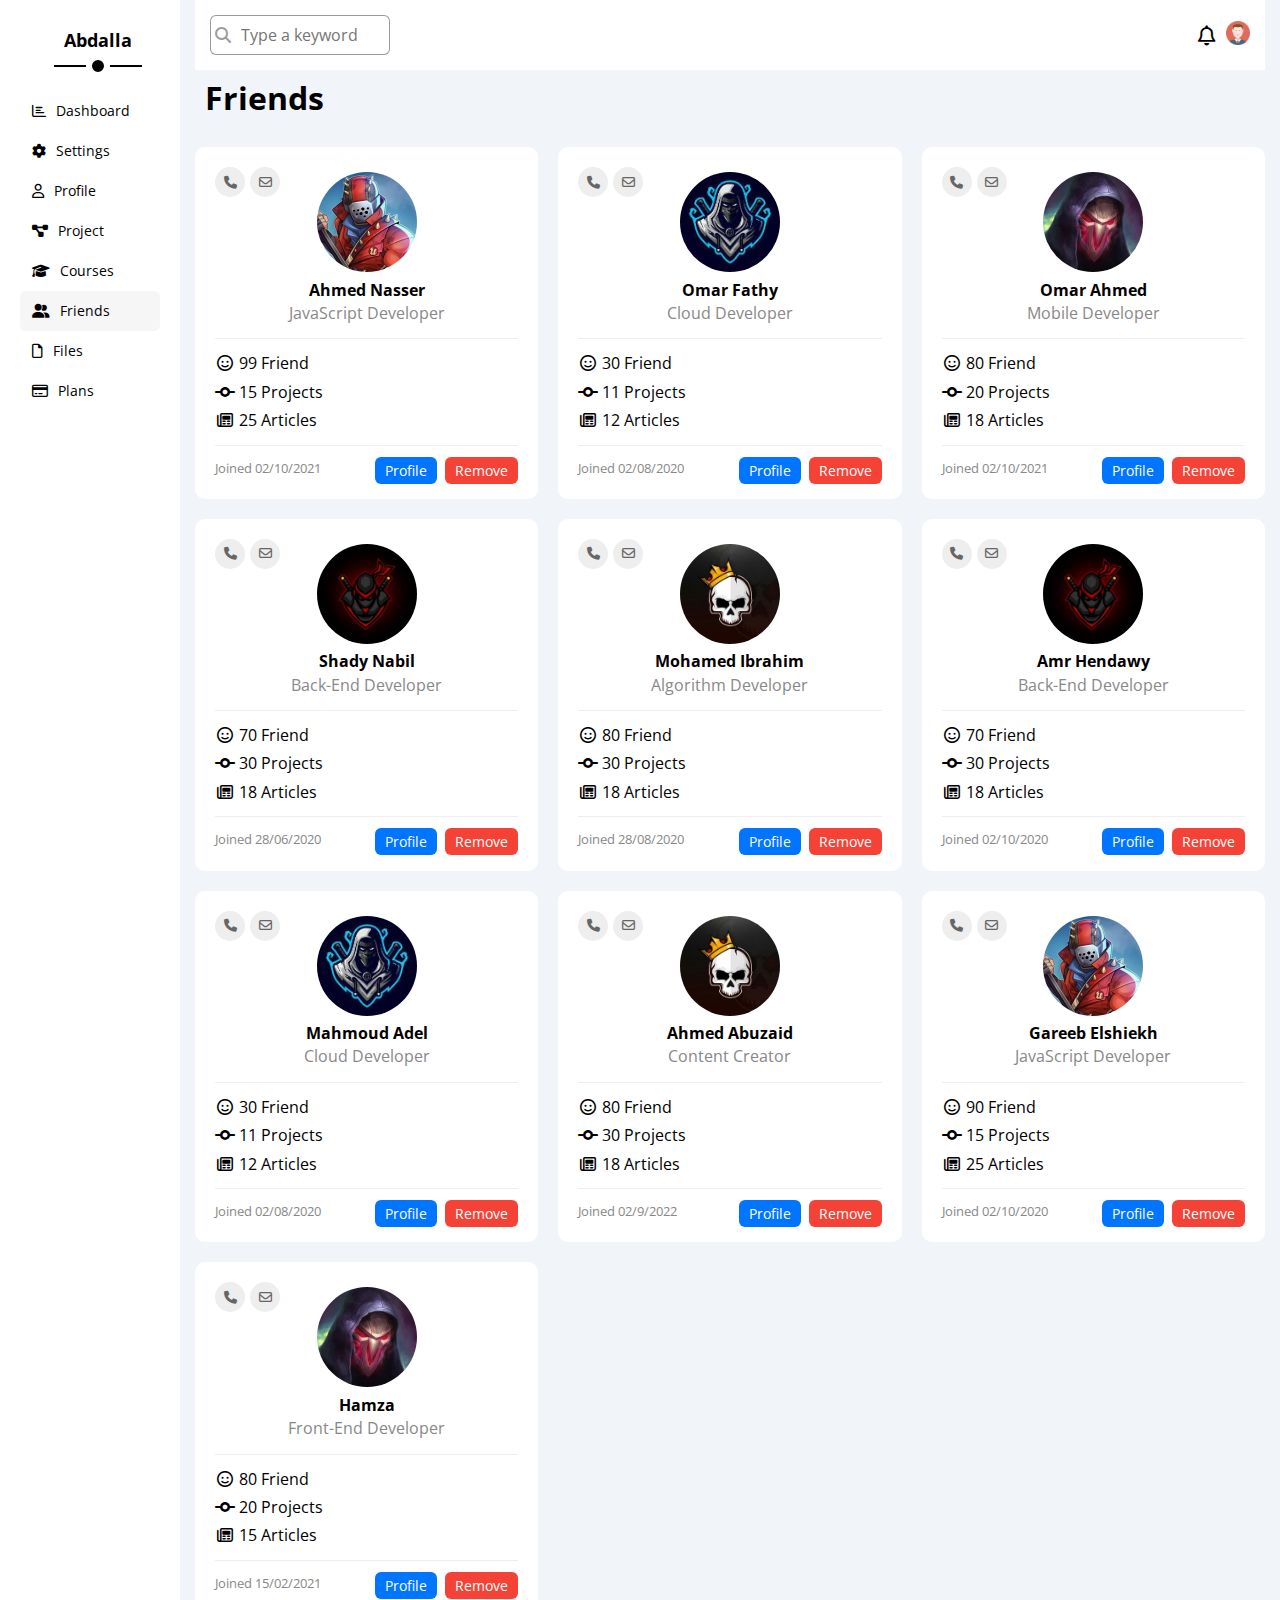
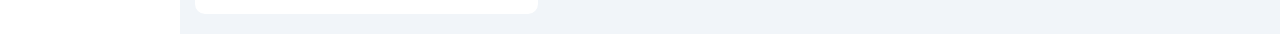
<file: friend.html>
<!DOCTYPE html>
<html lang="en">
  <head>
    <meta charset="UTF-8" />
    <meta http-equiv="X-UA-Compatible" content="IE=edge" />
    <meta name="viewport" content="width=device-width, initial-scale=1.0" />
    <link rel="stylesheet" type="text/css" href="css/Abdalla-frame.css" />
    <link rel="stylesheet" type="text/css" href="css/project.css" />
    <link rel="stylesheet" type="text/css" href="css/Normalize.css" />
    <link rel="stylesheet" href="css/all.min.css" />
    <link rel="preconnect" href="https://fonts.googleapis.com" />
    <link rel="preconnect" href="https://fonts.gstatic.com" crossorigin />
    <link
      href="https://fonts.googleapis.com/css2?family=Open+Sans:ital,wght@0,400;0,500;0,600;0,700;0,800;1,400;1,500;1,600;1,700&display=swap"
      rel="stylesheet"
    />
    <title>Abdalla-dashboard</title>
  </head>
  <body>
    <div class="dash-flex">
      <div class="dash-nav">
        <div class="dash-logo">
          <h2>Abdalla</h2>
        </div>
        <ul>
          <li>
            <a href="index.html"
              ><i class="fa-regular fa-chart-bar"></i><span>Dashboard</span></a
            >
          </li>
          <li>
            <a href="setting.html"
              ><i class="fa-solid fa-gear"></i><span>Settings</span></a
            >
          </li>
          <li>
            <a href="profile.html"
              ><i class="fa-regular fa-user"></i><span>Profile</span></a
            >
          </li>
          <li>
            <a href="project.html"
              ><i class="fa-solid fa-diagram-project"></i
              ><span>Project</span></a
            >
          </li>
          <li>
            <a href="course.html"
              ><i class="fa-solid fa-graduation-cap"></i><span>Courses</span></a
            >
          </li>
          <li>
            <a href="friend.html" class="active"
              ><i class="fa-solid fa-user-group"></i><span>Friends</span></a
            >
          </li>
          <li>
            <a href="file.html"
              ><i class="fa-regular fa-file"></i><span>Files</span></a
            >
          </li>
          <li>
            <a href="plan.html"
              ><i class="fa-regular fa-credit-card"></i><span>Plans</span></a
            >
          </li>
        </ul>
      </div>
      <div class="dashboard container friends" id="">
        <!--start-of-dash-header-->
        <div class="dash-header flex-between .bg-white">
          <div class="search-position">
            <input
              type="search"
              name="search"
              class="dash-search rad-6"
              placeholder="Type a keyword"
              id="search"
            />
            <i class="fa-sharp fa-solid fa-magnifying-glass"></i>
          </div>
          <div class="dash-icon">
            <i class="fa-regular fa-bell fa-lg"></i>
            <img src="imgs/avatar.png" />
          </div>
        </div>
        <!--end-of-dash-header-->
        <!--start-of-setting-content-->
        <div class="dash-content friend-content">
          <h1>Friends</h1>
          <div class="dash-content-grid friend-content-grid">
            <div class="friend friend-1 p-20 p-relative bg-white rad-10">
              <div class="friend-contact p-absolute">
                <i
                  class="fa-solid fa-phone rad-50 bg-eee"
                  style="margin-right: 5px"
                ></i>
                <i class="fa-regular fa-envelope rad-50 bg-eee"></i>
              </div>
              <div class="top-friend bb-eee">
                <img src="imgs/friend-01.jpg" class="rad-50" />
                <h4>Ahmed Nasser</h4>
                <p class="color-888">JavaScript Developer</p>
              </div>
              <div class="middle-friend">
                <div>
                  <i class="fa-regular fa-face-smile fa-fw"></i>
                  <span> 99 Friend </span>
                </div>
                <div>
                  <i class="fa-solid fa-code-commit fa-fw"></i>
                  <span> 15 Projects </span>
                </div>
                <div>
                  <i class="fa-regular fa-newspaper fa-fw"></i>
                  <span> 25 Articles </span>
                </div>
              </div>
              <div class="last-friend flex-between">
                <span>Joined 02/10/2021 </span>
                <div>
                  <a href="profile.html">Profile</a>
                  <a href="friend.html" class="remove">Remove</a>
                </div>
              </div>
            </div>
            <div class="friend friend-2 p-20 p-relative bg-white rad-10">
              <div class="friend-contact p-absolute">
                <i
                  class="fa-solid fa-phone rad-50 bg-eee"
                  style="margin-right: 5px"
                ></i>
                <i class="fa-regular fa-envelope rad-50 bg-eee"></i>
              </div>
              <div class="top-friend bb-eee">
                <img src="imgs/friend-02.jpg" class="rad-50" />
                <h4>Omar Fathy</h4>
                <p class="color-888">Cloud Developer</p>
              </div>
              <div class="middle-friend">
                <div>
                  <i class="fa-regular fa-face-smile fa-fw"></i>
                  <span> 30 Friend </span>
                </div>
                <div>
                  <i class="fa-solid fa-code-commit fa-fw"></i>
                  <span> 11 Projects </span>
                </div>
                <div>
                  <i class="fa-regular fa-newspaper fa-fw"></i>
                  <span> 12 Articles </span>
                </div>
              </div>
              <div class="last-friend flex-between">
                <span>Joined 02/08/2020 </span>
                <div>
                  <a href="profile.html">Profile</a>
                  <a href="friend.html" class="remove">Remove</a>
                </div>
              </div>
            </div>
            <div class="friend friend-3 p-20 p-relative bg-white rad-10">
              <div class="friend-contact p-absolute">
                <i
                  class="fa-solid fa-phone rad-50 bg-eee"
                  style="margin-right: 5px"
                ></i>
                <i class="fa-regular fa-envelope rad-50 bg-eee"></i>
              </div>
              <div class="top-friend bb-eee">
                <img src="imgs/friend-03.jpg" class="rad-50" />
                <h4>Omar Ahmed</h4>
                <p class="color-888">Mobile Developer</p>
              </div>
              <div class="middle-friend">
                <div>
                  <i class="fa-regular fa-face-smile fa-fw"></i>
                  <span> 80 Friend </span>
                </div>
                <div>
                  <i class="fa-solid fa-code-commit fa-fw"></i>
                  <span> 20 Projects </span>
                </div>
                <div>
                  <i class="fa-regular fa-newspaper fa-fw"></i>
                  <span> 18 Articles </span>
                </div>
              </div>
              <div class="last-friend flex-between">
                <span>Joined 02/10/2021 </span>
                <div>
                  <a href="profile.html">Profile</a>
                  <a href="friend.html" class="remove">Remove</a>
                </div>
              </div>
            </div>
            <div class="friend friend-4 p-20 p-relative bg-white rad-10">
              <div class="friend-contact p-absolute">
                <i
                  class="fa-solid fa-phone rad-50 bg-eee"
                  style="margin-right: 5px"
                ></i>
                <i class="fa-regular fa-envelope rad-50 bg-eee"></i>
              </div>
              <div class="top-friend bb-eee">
                <img src="imgs/friend-04.jpg" class="rad-50" />
                <h4>Shady Nabil</h4>
                <p class="color-888">Back-End Developer</p>
              </div>
              <div class="middle-friend">
                <div>
                  <i class="fa-regular fa-face-smile fa-fw"></i>
                  <span> 70 Friend </span>
                </div>
                <div>
                  <i class="fa-solid fa-code-commit fa-fw"></i>
                  <span> 30 Projects </span>
                </div>
                <div>
                  <i class="fa-regular fa-newspaper fa-fw"></i>
                  <span> 18 Articles </span>
                </div>
              </div>
              <div class="last-friend flex-between">
                <span>Joined 28/06/2020 </span>
                <div>
                  <a href="profile.html">Profile</a>
                  <a href="friend.html" class="remove">Remove</a>
                </div>
              </div>
            </div>
            <div class="friend friend-5 p-20 p-relative bg-white rad-10">
              <div class="friend-contact p-absolute">
                <i
                  class="fa-solid fa-phone rad-50 bg-eee"
                  style="margin-right: 5px"
                ></i>
                <i class="fa-regular fa-envelope rad-50 bg-eee"></i>
              </div>
              <div class="top-friend bb-eee">
                <img src="imgs/friend-05.jpg" class="rad-50" />
                <h4>Mohamed Ibrahim</h4>
                <p class="color-888">Algorithm Developer</p>
              </div>
              <div class="middle-friend">
                <div>
                  <i class="fa-regular fa-face-smile fa-fw"></i>
                  <span> 80 Friend </span>
                </div>
                <div>
                  <i class="fa-solid fa-code-commit fa-fw"></i>
                  <span> 30 Projects </span>
                </div>
                <div>
                  <i class="fa-regular fa-newspaper fa-fw"></i>
                  <span> 18 Articles </span>
                </div>
              </div>
              <div class="last-friend flex-between">
                <span>Joined 28/08/2020 </span>
                <div>
                  <a href="profile.html">Profile</a>
                  <a href="friend.html" class="remove">Remove</a>
                </div>
              </div>
            </div>
            <div class="friend friend-6 p-20 p-relative bg-white rad-10">
              <div class="friend-contact p-absolute">
                <i
                  class="fa-solid fa-phone rad-50 bg-eee"
                  style="margin-right: 5px"
                ></i>
                <i class="fa-regular fa-envelope rad-50 bg-eee"></i>
              </div>
              <div class="top-friend bb-eee">
                <img src="imgs/friend-04.jpg" class="rad-50" />
                <h4>Amr Hendawy</h4>
                <p class="color-888">Back-End Developer</p>
              </div>
              <div class="middle-friend">
                <div>
                  <i class="fa-regular fa-face-smile fa-fw"></i>
                  <span> 70 Friend </span>
                </div>
                <div>
                  <i class="fa-solid fa-code-commit fa-fw"></i>
                  <span> 30 Projects </span>
                </div>
                <div>
                  <i class="fa-regular fa-newspaper fa-fw"></i>
                  <span> 18 Articles </span>
                </div>
              </div>
              <div class="last-friend flex-between">
                <span>Joined 02/10/2020 </span>
                <div>
                  <a href="profile.html">Profile</a>
                  <a href="friend.html" class="remove">Remove</a>
                </div>
              </div>
            </div>
            <div class="friend friend-7 p-20 p-relative bg-white rad-10">
              <div class="friend-contact p-absolute">
                <i
                  class="fa-solid fa-phone rad-50 bg-eee"
                  style="margin-right: 5px"
                ></i>
                <i class="fa-regular fa-envelope rad-50 bg-eee"></i>
              </div>
              <div class="top-friend bb-eee">
                <img src="imgs/friend-02.jpg" class="rad-50" />
                <h4>Mahmoud Adel</h4>
                <p class="color-888">Cloud Developer</p>
              </div>
              <div class="middle-friend">
                <div>
                  <i class="fa-regular fa-face-smile fa-fw"></i>
                  <span> 30 Friend </span>
                </div>
                <div>
                  <i class="fa-solid fa-code-commit fa-fw"></i>
                  <span> 11 Projects </span>
                </div>
                <div>
                  <i class="fa-regular fa-newspaper fa-fw"></i>
                  <span> 12 Articles </span>
                </div>
              </div>
              <div class="last-friend flex-between">
                <span>Joined 02/08/2020 </span>
                <div>
                  <a href="profile.html">Profile</a>
                  <a href="friend.html" class="remove">Remove</a>
                </div>
              </div>
            </div>
            <div class="friend friend-8 p-20 p-relative bg-white rad-10">
              <div class="friend-contact p-absolute">
                <i
                  class="fa-solid fa-phone rad-50 bg-eee"
                  style="margin-right: 5px"
                ></i>
                <i class="fa-regular fa-envelope rad-50 bg-eee"></i>
              </div>
              <div class="top-friend bb-eee">
                <img src="imgs/friend-05.jpg" class="rad-50" />
                <h4>Ahmed Abuzaid</h4>
                <p class="color-888">Content Creator</p>
              </div>
              <div class="middle-friend">
                <div>
                  <i class="fa-regular fa-face-smile fa-fw"></i>
                  <span> 80 Friend </span>
                </div>
                <div>
                  <i class="fa-solid fa-code-commit fa-fw"></i>
                  <span> 30 Projects </span>
                </div>
                <div>
                  <i class="fa-regular fa-newspaper fa-fw"></i>
                  <span> 18 Articles </span>
                </div>
              </div>
              <div class="last-friend flex-between">
                <span>Joined 02/9/2022 </span>
                <div>
                  <a href="profile.html">Profile</a>
                  <a href="friend.html" class="remove">Remove</a>
                </div>
              </div>
            </div>
            <div class="friend friend-9 p-20 p-relative bg-white rad-10">
              <div class="friend-contact p-absolute">
                <i
                  class="fa-solid fa-phone rad-50 bg-eee"
                  style="margin-right: 5px"
                ></i>
                <i class="fa-regular fa-envelope rad-50 bg-eee"></i>
              </div>
              <div class="top-friend bb-eee">
                <img src="imgs/friend-01.jpg" class="rad-50" />
                <h4>Gareeb Elshiekh</h4>
                <p class="color-888">JavaScript Developer</p>
              </div>
              <div class="middle-friend">
                <div>
                  <i class="fa-regular fa-face-smile fa-fw"></i>
                  <span> 90 Friend </span>
                </div>
                <div>
                  <i class="fa-solid fa-code-commit fa-fw"></i>
                  <span> 15 Projects </span>
                </div>
                <div>
                  <i class="fa-regular fa-newspaper fa-fw"></i>
                  <span> 25 Articles </span>
                </div>
              </div>
              <div class="last-friend flex-between">
                <span>Joined 02/10/2020 </span>
                <div>
                  <a href="profile.html">Profile</a>
                  <a href="friend.html" class="remove">Remove</a>
                </div>
              </div>
            </div>
            <div class="friend friend-10 p-20 p-relative bg-white rad-10">
              <div class="friend-contact p-absolute">
                <i
                  class="fa-solid fa-phone rad-50 bg-eee"
                  style="margin-right: 5px"
                ></i>
                <i class="fa-regular fa-envelope rad-50 bg-eee"></i>
              </div>
              <div class="top-friend bb-eee">
                <img src="imgs/friend-03.jpg" class="rad-50" />
                <h4>Hamza</h4>
                <p class="color-888">Front-End Developer</p>
              </div>
              <div class="middle-friend">
                <div>
                  <i class="fa-regular fa-face-smile fa-fw"></i>
                  <span> 80 Friend </span>
                </div>
                <div>
                  <i class="fa-solid fa-code-commit fa-fw"></i>
                  <span> 20 Projects </span>
                </div>
                <div>
                  <i class="fa-regular fa-newspaper fa-fw"></i>
                  <span> 15 Articles </span>
                </div>
              </div>
              <div class="last-friend flex-between">
                <span>Joined 15/02/2021 </span>
                <div>
                  <a href="profile.html">Profile</a>
                  <a href="friend.html" class="remove">Remove</a>
                </div>
              </div>
            </div>
          </div>
        </div>
      </div>
    </div>
  </body>
</html>
</file>
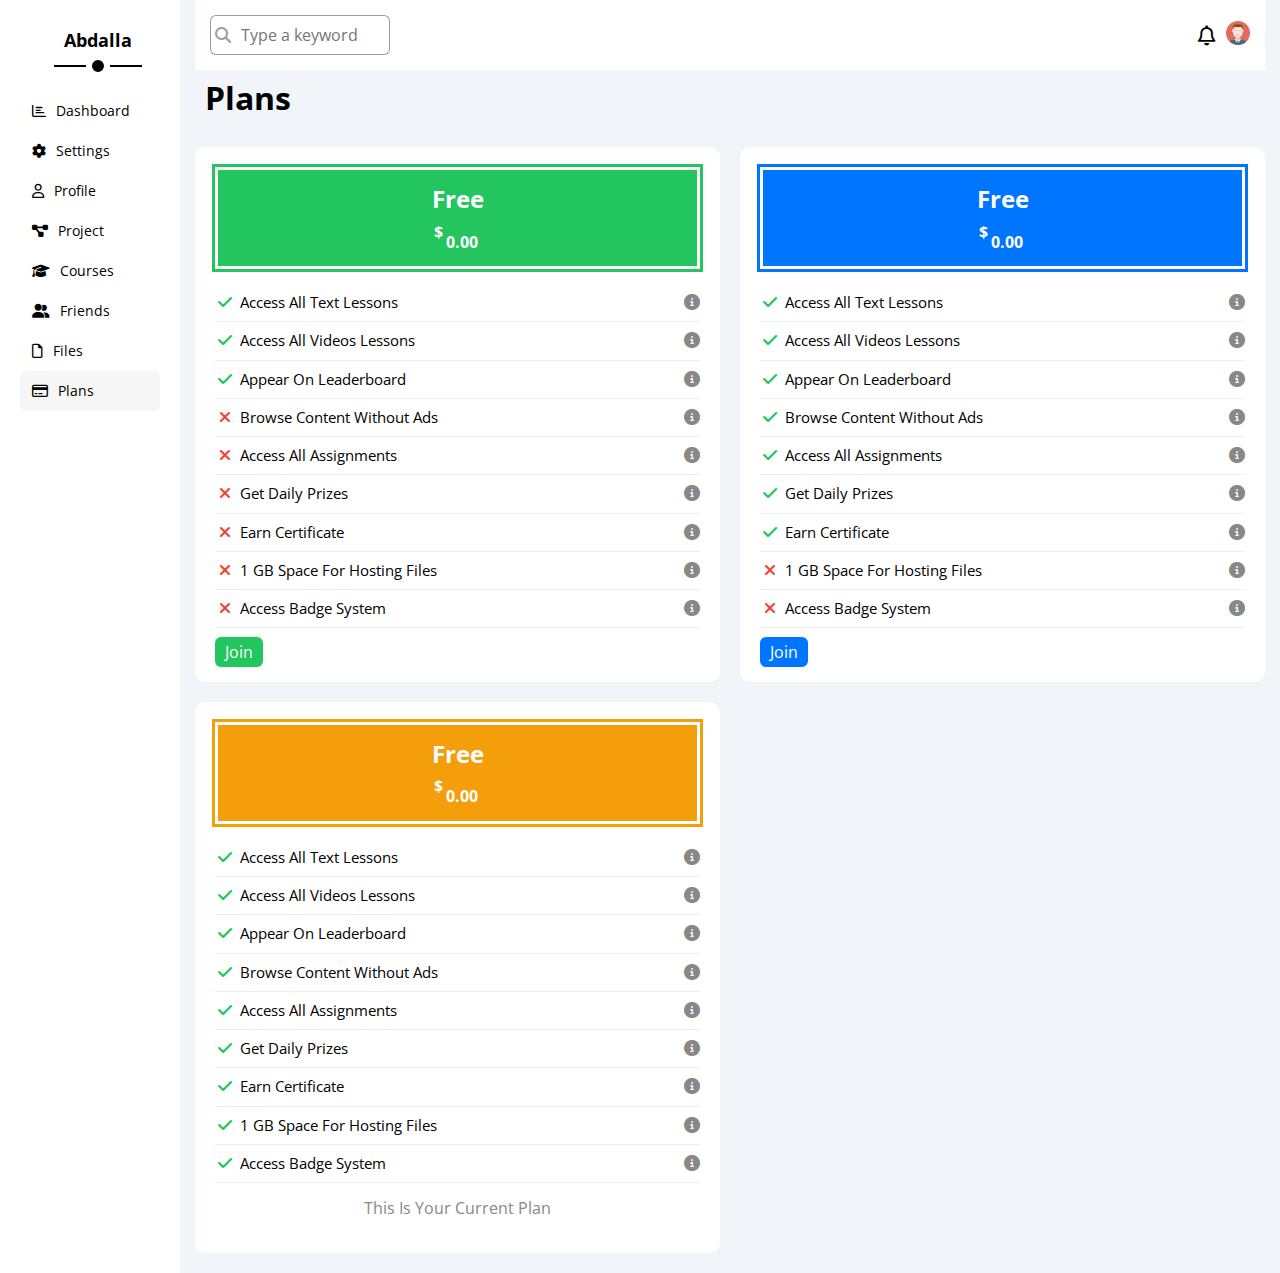
<file: plan.html>
<!DOCTYPE html>
<html lang="en">
  <head>
    <meta charset="UTF-8" />
    <meta http-equiv="X-UA-Compatible" content="IE=edge" />
    <meta name="viewport" content="width=device-width, initial-scale=1.0" />
    <link rel="stylesheet" type="text/css" href="css/Abdalla-frame.css" />
    <link rel="stylesheet" type="text/css" href="css/project.css" />
    <link rel="stylesheet" type="text/css" href="css/Normalize.css" />
    <link rel="stylesheet" href="css/all.min.css" />
    <link rel="preconnect" href="https://fonts.googleapis.com" />
    <link rel="preconnect" href="https://fonts.gstatic.com" crossorigin />
    <link
      href="https://fonts.googleapis.com/css2?family=Open+Sans:ital,wght@0,400;0,500;0,600;0,700;0,800;1,400;1,500;1,600;1,700&display=swap"
      rel="stylesheet"
    />
    <title>Abdalla-dashboard</title>
  </head>
  <body>
    <div class="dash-flex">
      <div class="dash-nav">
        <div class="dash-logo">
          <h2>Abdalla</h2>
        </div>
        <ul>
          <li>
            <a href="index.html"
              ><i class="fa-regular fa-chart-bar"></i><span>Dashboard</span></a
            >
          </li>
          <li>
            <a href="setting.html"
              ><i class="fa-solid fa-gear"></i><span>Settings</span></a
            >
          </li>
          <li>
            <a href="profile.html"
              ><i class="fa-regular fa-user"></i><span>Profile</span></a
            >
          </li>
          <li>
            <a href="project.html"
              ><i class="fa-solid fa-diagram-project"></i
              ><span>Project</span></a
            >
          </li>
          <li>
            <a href="course.html"
              ><i class="fa-solid fa-graduation-cap"></i><span>Courses</span></a
            >
          </li>
          <li>
            <a href="friend.html"
              ><i class="fa-solid fa-user-group"></i><span>Friends</span></a
            >
          </li>
          <li>
            <a href="file.html"
              ><i class="fa-regular fa-file"></i><span>Files</span></a
            >
          </li>
          <li>
            <a href="plan.html" class="active"
              ><i class="fa-regular fa-credit-card"></i><span>Plans</span></a
            >
          </li>
        </ul>
      </div>
      <div class="dashboard container plans" id="">
        <!--start-of-dash-header-->
        <div class="dash-header flex-between .bg-white">
          <div class="search-position">
            <input
              type="search"
              name="search"
              class="dash-search rad-6"
              placeholder="Type a keyword"
              id="search"
            />
            <i class="fa-sharp fa-solid fa-magnifying-glass"></i>
          </div>
          <div class="dash-icon">
            <i class="fa-regular fa-bell fa-lg"></i>
            <img src="imgs/avatar.png" />
          </div>
        </div>
        <!--end-of-dash-header-->
        <!--start-of-setting-content-->
        <div class="dash-content plan-content">
          <h1>Plans</h1>
          <div class="dash-content-grid plan-content-grid">
            <div class="plan plan-1 bg-white rad-10 p-20">
              <div class="plan-top">
                <h2>Free</h2>
                <div>
                  <span>$</span>
                  <p>0.00</p>
                </div>
              </div>
              <div class="plan-mid">
                <div class="flex-between">
                  <div class="d-flex">
                    <i class="fa-solid fa-check fa-fw yes"></i>
                    <span>Access All Text Lessons </span>
                  </div>
                  <i class="fa-solid fa-circle-info help"></i>
                </div>
                <div class="flex-between">
                  <div class="d-flex">
                    <i class="fa-solid fa-check fa-fw yes"></i>
                    <span>Access All Videos Lessons </span>
                  </div>
                  <i class="fa-solid fa-circle-info help"></i>
                </div>
                <div class="flex-between">
                  <div class="d-flex">
                    <i class="fa-solid fa-check fa-fw yes"></i>
                    <span>Appear On Leaderboard </span>
                  </div>
                  <i class="fa-solid fa-circle-info help"></i>
                </div>
                <div class="flex-between">
                  <div class="d-flex">
                    <i class="fa-solid fa-xmark fa-fw no"></i>
                    <span>Browse Content Without Ads </span>
                  </div>
                  <i class="fa-solid fa-circle-info help"></i>
                </div>
                <div class="flex-between">
                  <div class="d-flex">
                    <i class="fa-solid fa-xmark fa-fw no"></i>
                    <span>Access All Assignments </span>
                  </div>
                  <i class="fa-solid fa-circle-info help"></i>
                </div>
                <div class="flex-between">
                  <div class="d-flex">
                    <i class="fa-solid fa-xmark fa-fw no"></i>
                    <span>Get Daily Prizes </span>
                  </div>
                  <i class="fa-solid fa-circle-info help"></i>
                </div>
                <div class="flex-between">
                  <div class="d-flex">
                    <i class="fa-solid fa-xmark fa-fw no"></i>
                    <span>Earn Certificate </span>
                  </div>
                  <i class="fa-solid fa-circle-info help"></i>
                </div>
                <div class="flex-between">
                  <div class="d-flex">
                    <i class="fa-solid fa-xmark fa-fw no"></i>
                    <span>1 GB Space For Hosting Files </span>
                  </div>
                  <i class="fa-solid fa-circle-info help"></i>
                </div>
                <div class="flex-between">
                  <div class="d-flex">
                    <i class="fa-solid fa-xmark fa-fw no"></i>
                    <span>Access Badge System </span>
                  </div>
                  <i class="fa-solid fa-circle-info help"></i>
                </div>
              </div>
              <a href="plan.html">Join</a>
            </div>
            <div class="plan plan-2 bg-white rad-10 p-20">
              <div class="plan-top">
                <h2>Free</h2>
                <div>
                  <span>$</span>
                  <p>0.00</p>
                </div>
              </div>
              <div class="plan-mid">
                <div class="flex-between">
                  <div class="d-flex">
                    <i class="fa-solid fa-check fa-fw yes"></i>
                    <span>Access All Text Lessons </span>
                  </div>
                  <i class="fa-solid fa-circle-info help"></i>
                </div>
                <div class="flex-between">
                  <div class="d-flex">
                    <i class="fa-solid fa-check fa-fw yes"></i>
                    <span>Access All Videos Lessons </span>
                  </div>
                  <i class="fa-solid fa-circle-info help"></i>
                </div>
                <div class="flex-between">
                  <div class="d-flex">
                    <i class="fa-solid fa-check fa-fw yes"></i>
                    <span>Appear On Leaderboard </span>
                  </div>
                  <i class="fa-solid fa-circle-info help"></i>
                </div>
                <div class="flex-between">
                  <div class="d-flex">
                    <i class="fa-solid fa-check fa-fw yes"></i>
                    <span>Browse Content Without Ads </span>
                  </div>
                  <i class="fa-solid fa-circle-info help"></i>
                </div>
                <div class="flex-between">
                  <div class="d-flex">
                    <i class="fa-solid fa-check fa-fw yes"></i>
                    <span>Access All Assignments </span>
                  </div>
                  <i class="fa-solid fa-circle-info help"></i>
                </div>
                <div class="flex-between">
                  <div class="d-flex">
                    <i class="fa-solid fa-check fa-fw yes"></i>
                    <span>Get Daily Prizes </span>
                  </div>
                  <i class="fa-solid fa-circle-info help"></i>
                </div>
                <div class="flex-between">
                  <div class="d-flex">
                    <i class="fa-solid fa-check fa-fw yes"></i>
                    <span>Earn Certificate </span>
                  </div>
                  <i class="fa-solid fa-circle-info help"></i>
                </div>
                <div class="flex-between">
                  <div class="d-flex">
                    <i class="fa-solid fa-xmark fa-fw no"></i>
                    <span>1 GB Space For Hosting Files </span>
                  </div>
                  <i class="fa-solid fa-circle-info help"></i>
                </div>
                <div class="flex-between">
                  <div class="d-flex">
                    <i class="fa-solid fa-xmark fa-fw no"></i>
                    <span>Access Badge System </span>
                  </div>
                  <i class="fa-solid fa-circle-info help"></i>
                </div>
              </div>
              <a href="plan.html">Join</a>
            </div>
            <div class="plan plan-3 bg-white rad-10 p-20">
              <div class="plan-top">
                <h2>Free</h2>
                <div>
                  <span>$</span>
                  <p>0.00</p>
                </div>
              </div>
              <div class="plan-mid">
                <div class="flex-between">
                  <div class="d-flex">
                    <i class="fa-solid fa-check fa-fw yes"></i>
                    <span>Access All Text Lessons </span>
                  </div>
                  <i class="fa-solid fa-circle-info help"></i>
                </div>
                <div class="flex-between">
                  <div class="d-flex">
                    <i class="fa-solid fa-check fa-fw yes"></i>
                    <span>Access All Videos Lessons </span>
                  </div>
                  <i class="fa-solid fa-circle-info help"></i>
                </div>
                <div class="flex-between">
                  <div class="d-flex">
                    <i class="fa-solid fa-check fa-fw yes"></i>
                    <span>Appear On Leaderboard </span>
                  </div>
                  <i class="fa-solid fa-circle-info help"></i>
                </div>
                <div class="flex-between">
                  <div class="d-flex">
                    <i class="fa-solid fa-check fa-fw yes"></i>
                    <span>Browse Content Without Ads </span>
                  </div>
                  <i class="fa-solid fa-circle-info help"></i>
                </div>
                <div class="flex-between">
                  <div class="d-flex">
                    <i class="fa-solid fa-check fa-fw yes"></i>
                    <span>Access All Assignments </span>
                  </div>
                  <i class="fa-solid fa-circle-info help"></i>
                </div>
                <div class="flex-between">
                  <div class="d-flex">
                    <i class="fa-solid fa-check fa-fw yes"></i>
                    <span>Get Daily Prizes </span>
                  </div>
                  <i class="fa-solid fa-circle-info help"></i>
                </div>
                <div class="flex-between">
                  <div class="d-flex">
                    <i class="fa-solid fa-check fa-fw yes"></i>
                    <span>Earn Certificate </span>
                  </div>
                  <i class="fa-solid fa-circle-info help"></i>
                </div>
                <div class="flex-between">
                  <div class="d-flex">
                    <i class="fa-solid fa-check fa-fw yes"></i>
                    <span>1 GB Space For Hosting Files </span>
                  </div>
                  <i class="fa-solid fa-circle-info help"></i>
                </div>
                <div class="flex-between">
                  <div class="d-flex">
                    <i class="fa-solid fa-check fa-fw yes"></i>
                    <span>Access Badge System </span>
                  </div>
                  <i class="fa-solid fa-circle-info help"></i>
                </div>
              </div>
              <p class="color-888 txt-c">This Is Your Current Plan</p>
            </div>
          </div>
        </div>
      </div>
    </div>
  </body>
</html>
</file>
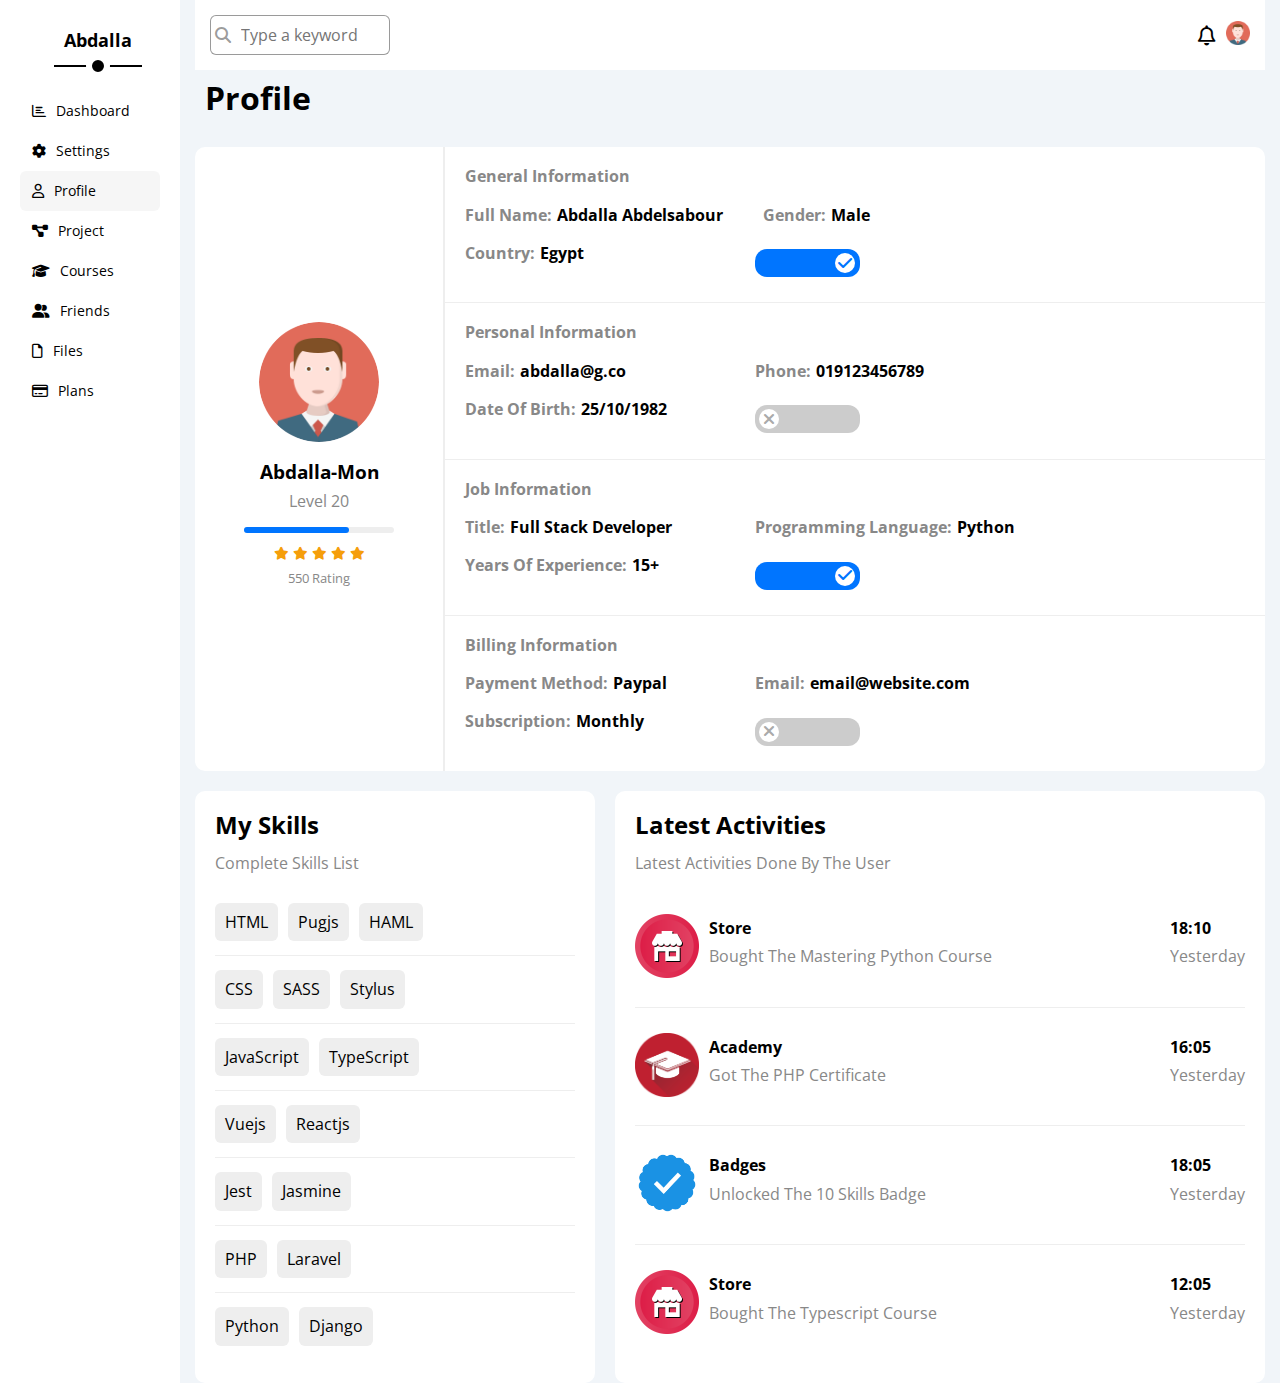
<file: profile.html>
<!DOCTYPE html>
<html lang="en">
  <head>
    <meta charset="UTF-8" />
    <meta http-equiv="X-UA-Compatible" content="IE=edge" />
    <meta name="viewport" content="width=device-width, initial-scale=1.0" />
    <link rel="stylesheet" type="text/css" href="css/Abdalla-frame.css" />
    <link rel="stylesheet" type="text/css" href="css/project.css" />
    <link rel="stylesheet" type="text/css" href="css/Normalize.css" />
    <link rel="stylesheet" href="css/all.min.css" />
    <link rel="preconnect" href="https://fonts.googleapis.com" />
    <link rel="preconnect" href="https://fonts.gstatic.com" crossorigin />
    <link
      href="https://fonts.googleapis.com/css2?family=Open+Sans:ital,wght@0,400;0,500;0,600;0,700;0,800;1,400;1,500;1,600;1,700&display=swap"
      rel="stylesheet"
    />
    <title>Abdalla-dashboard</title>
  </head>
  <body>
    <div class="dash-flex">
      <div class="dash-nav">
        <div class="dash-logo">
          <h2>Abdalla</h2>
        </div>
        <ul>
          <li>
            <a href="index.html"
              ><i class="fa-regular fa-chart-bar"></i><span>Dashboard</span></a
            >
          </li>
          <li>
            <a href="setting.html"
              ><i class="fa-solid fa-gear"></i><span>Settings</span></a
            >
          </li>
          <li>
            <a href="profile.html" class="active"
              ><i class="fa-regular fa-user"></i><span>Profile</span></a
            >
          </li>
          <li>
            <a href="project.html"
              ><i class="fa-solid fa-diagram-project"></i
              ><span>Project</span></a
            >
          </li>
          <li>
            <a href="course.html"
              ><i class="fa-solid fa-graduation-cap"></i><span>Courses</span></a
            >
          </li>
          <li>
            <a href="friend.html"
              ><i class="fa-solid fa-user-group"></i><span>Friends</span></a
            >
          </li>
          <li>
            <a href="file.html"
              ><i class="fa-regular fa-file"></i><span>Files</span></a
            >
          </li>
          <li>
            <a href="plan.html"
              ><i class="fa-regular fa-credit-card"></i><span>Plans</span></a
            >
          </li>
        </ul>
      </div>
      <div class="dashboard container profile" id="">
        <!--start-of-dash-header-->
        <div class="dash-header flex-between .bg-white">
          <div class="search-position">
            <input
              type="search"
              name="search"
              class="dash-search rad-6"
              placeholder="Type a keyword"
              id="search"
            />
            <i class="fa-sharp fa-solid fa-magnifying-glass"></i>
          </div>
          <div class="dash-icon">
            <i class="fa-regular fa-bell fa-lg"></i>
            <img src="imgs/avatar.png" />
          </div>
        </div>
        <!--end-of-dash-header-->
        <!--start-of-profile-content-->
        <div class="dash-content profile-content">
          <h1>Profile</h1>
          <div class="dash-content-grid profile-content-grid">
            <!-- start of prof-1 -->
            <div class="prof-1 rad-10 bg-white d-flex">
              <div class="prof-1-left p-20">
                <img src="imgs/avatar.png" class="rad-50" />
                <h3>Abdalla-Mon</h3>
                <p class="color-888 mt-10">Level 20</p>
                <div class="progress-bar p-relative"></div>
                <div class="rating">
                  <i class="fa-solid fa-star fs-13"></i>
                  <i class="fa-solid fa-star fs-13"></i>
                  <i class="fa-solid fa-star fs-13"></i>
                  <i class="fa-solid fa-star fs-13"></i>
                  <i class="fa-solid fa-star fs-13"></i>
                </div>
                <p class="color-888 fs-13 m-10">550 Rating</p>
              </div>

              <div class="prof-1-right">
                <div class="p-20">
                  <h4 class="color-888">General Information</h4>
                  <div class="p-r-flex d-flex">
                    <div class="d-flex m-w-250">
                      <h4 class="color-888">Full Name:</h4>
                      <h4>Abdalla Abdelsabour</h4>
                    </div>
                    <div class="d-flex m-w-250">
                      <h4 class="color-888">Gender:</h4>
                      <h4>Male</h4>
                    </div>
                    <div class="d-flex m-w-250">
                      <h4 class="color-888">Country:</h4>
                      <h4>Egypt</h4>
                    </div>
                    <label class="m-w-250">
                      <input class="toggle-checkbox" type="checkbox" checked />
                      <div class="toggle-switch"></div>
                    </label>
                  </div>
                </div>
                <div class="p-20">
                  <h4 class="color-888">Personal Information</h4>
                  <div class="p-r-flex d-flex">
                    <div class="d-flex m-w-250">
                      <h4 class="color-888">Email:</h4>
                      <h4>abdalla@g.co</h4>
                    </div>
                    <div class="d-flex m-w-250">
                      <h4 class="color-888">Phone:</h4>
                      <h4>019123456789</h4>
                    </div>
                    <div class="d-flex m-w-250">
                      <h4 class="color-888">Date Of Birth:</h4>
                      <h4>25/10/1982</h4>
                    </div>
                    <label class="m-w-250">
                      <input class="toggle-checkbox" type="checkbox" />
                      <div class="toggle-switch"></div>
                    </label>
                  </div>
                </div>
                <div class="p-20">
                  <h4 class="color-888">Job Information</h4>
                  <div class="p-r-flex d-flex">
                    <div class="d-flex m-w-250">
                      <h4 class="color-888">Title:</h4>
                      <h4>Full Stack Developer</h4>
                    </div>
                    <div class="d-flex m-w-250">
                      <h4 class="color-888">Programming Language:</h4>
                      <h4>Python</h4>
                    </div>
                    <div class="d-flex m-w-250">
                      <h4 class="color-888">Years Of Experience:</h4>
                      <h4>15+</h4>
                    </div>
                    <label class="m-w-250">
                      <input class="toggle-checkbox" type="checkbox" checked />
                      <div class="toggle-switch"></div>
                    </label>
                  </div>
                </div>
                <div class="p-20">
                  <h4 class="color-888">Billing Information</h4>
                  <div class="p-r-flex d-flex">
                    <div class="d-flex m-w-250">
                      <h4 class="color-888">Payment Method:</h4>
                      <h4>Paypal</h4>
                    </div>
                    <div class="d-flex m-w-250">
                      <h4 class="color-888">Email:</h4>
                      <h4>email@website.com</h4>
                    </div>
                    <div class="d-flex m-w-250">
                      <h4 class="color-888">Subscription:</h4>
                      <h4>Monthly</h4>
                    </div>
                    <label class="m-w-250">
                      <input class="toggle-checkbox" type="checkbox" />
                      <div class="toggle-switch"></div>
                    </label>
                  </div>
                </div>
              </div>
            </div>
            <!-- end of prof-1 -->
            <!-- start of prof-2 -->
            <div class="n-prof-2-3">
              <div class="prof-2 rad-10 bg-white p-20">
                <h2 class="m-0">My Skills</h2>
                <p class="color-888">Complete Skills List</p>
                <div class="d-flex">
                  <p class="bg-eee p-10 rad-6">HTML</p>
                  <p class="bg-eee p-10 rad-6">Pugjs</p>
                  <p class="bg-eee p-10 rad-6">HAML</p>
                </div>
                <div class="d-flex">
                  <p class="bg-eee p-10 rad-6">CSS</p>
                  <p class="bg-eee p-10 rad-6">SASS</p>
                  <p class="bg-eee p-10 rad-6">Stylus</p>
                </div>
                <div class="d-flex">
                  <p class="bg-eee p-10 rad-6">JavaScript</p>
                  <p class="bg-eee p-10 rad-6">TypeScript</p>
                </div>
                <div class="d-flex">
                  <p class="bg-eee p-10 rad-6">Vuejs</p>
                  <p class="bg-eee p-10 rad-6">Reactjs</p>
                </div>
                <div class="d-flex">
                  <p class="bg-eee p-10 rad-6">Jest</p>
                  <p class="bg-eee p-10 rad-6">Jasmine</p>
                </div>
                <div class="d-flex">
                  <p class="bg-eee p-10 rad-6">PHP</p>
                  <p class="bg-eee p-10 rad-6">Laravel</p>
                </div>
                <div class="d-flex">
                  <p class="bg-eee p-10 rad-6">Python</p>
                  <p class="bg-eee p-10 rad-6">Django</p>
                </div>
              </div>
              <div class="prof-3 rad-10 bg-white p-20">
                <h2 class="m-0">Latest Activities</h2>
                <p class="color-888">Latest Activities Done By The User</p>
                <div class="prof-3-flex">
                  <div class="prof-3-img">
                    <img src="imgs/activity-01.png" />
                    <div class="prof-left-text">
                      <h4 class="m-0">Store</h4>
                      <p class="color-888">
                        Bought The Mastering Python Course
                      </p>
                    </div>
                  </div>
                  <div class="prof-right-text">
                    <h4 class="m-0">18:10</h4>
                    <p class="color-888">Yesterday</p>
                  </div>
                </div>
                <div class="prof-3-flex">
                  <div class="prof-3-img">
                    <img src="imgs/activity-02.png" />
                    <div class="prof-left-text">
                      <h4 class="m-0">Academy</h4>
                      <p class="color-888">Got The PHP Certificate</p>
                    </div>
                  </div>
                  <div class="prof-right-text">
                    <h4 class="m-0">16:05</h4>
                    <p class="color-888">Yesterday</p>
                  </div>
                </div>
                <div class="prof-3-flex">
                  <div class="prof-3-img">
                    <img src="imgs/activity-03.png" />
                    <div class="prof-left-text">
                      <h4 class="m-0">Badges</h4>
                      <p class="color-888">Unlocked The 10 Skills Badge</p>
                    </div>
                  </div>
                  <div class="prof-right-text">
                    <h4 class="m-0">18:05</h4>
                    <p class="color-888">Yesterday</p>
                  </div>
                </div>
                <div class="prof-3-flex">
                  <div class="prof-3-img">
                    <img src="imgs/activity-01.png" />
                    <div class="prof-left-text">
                      <h4 class="m-0">Store</h4>
                      <p class="color-888">Bought The Typescript Course</p>
                    </div>
                  </div>
                  <div class="prof-right-text">
                    <h4 class="m-0">12:05</h4>
                    <p class="color-888">Yesterday</p>
                  </div>
                </div>
              </div>
            </div>
            <!-- end of prof-2 -->
          </div>
        </div>
        <!-- end of profile content -->
      </div>
    </div>
  </body>
</html>
</file>
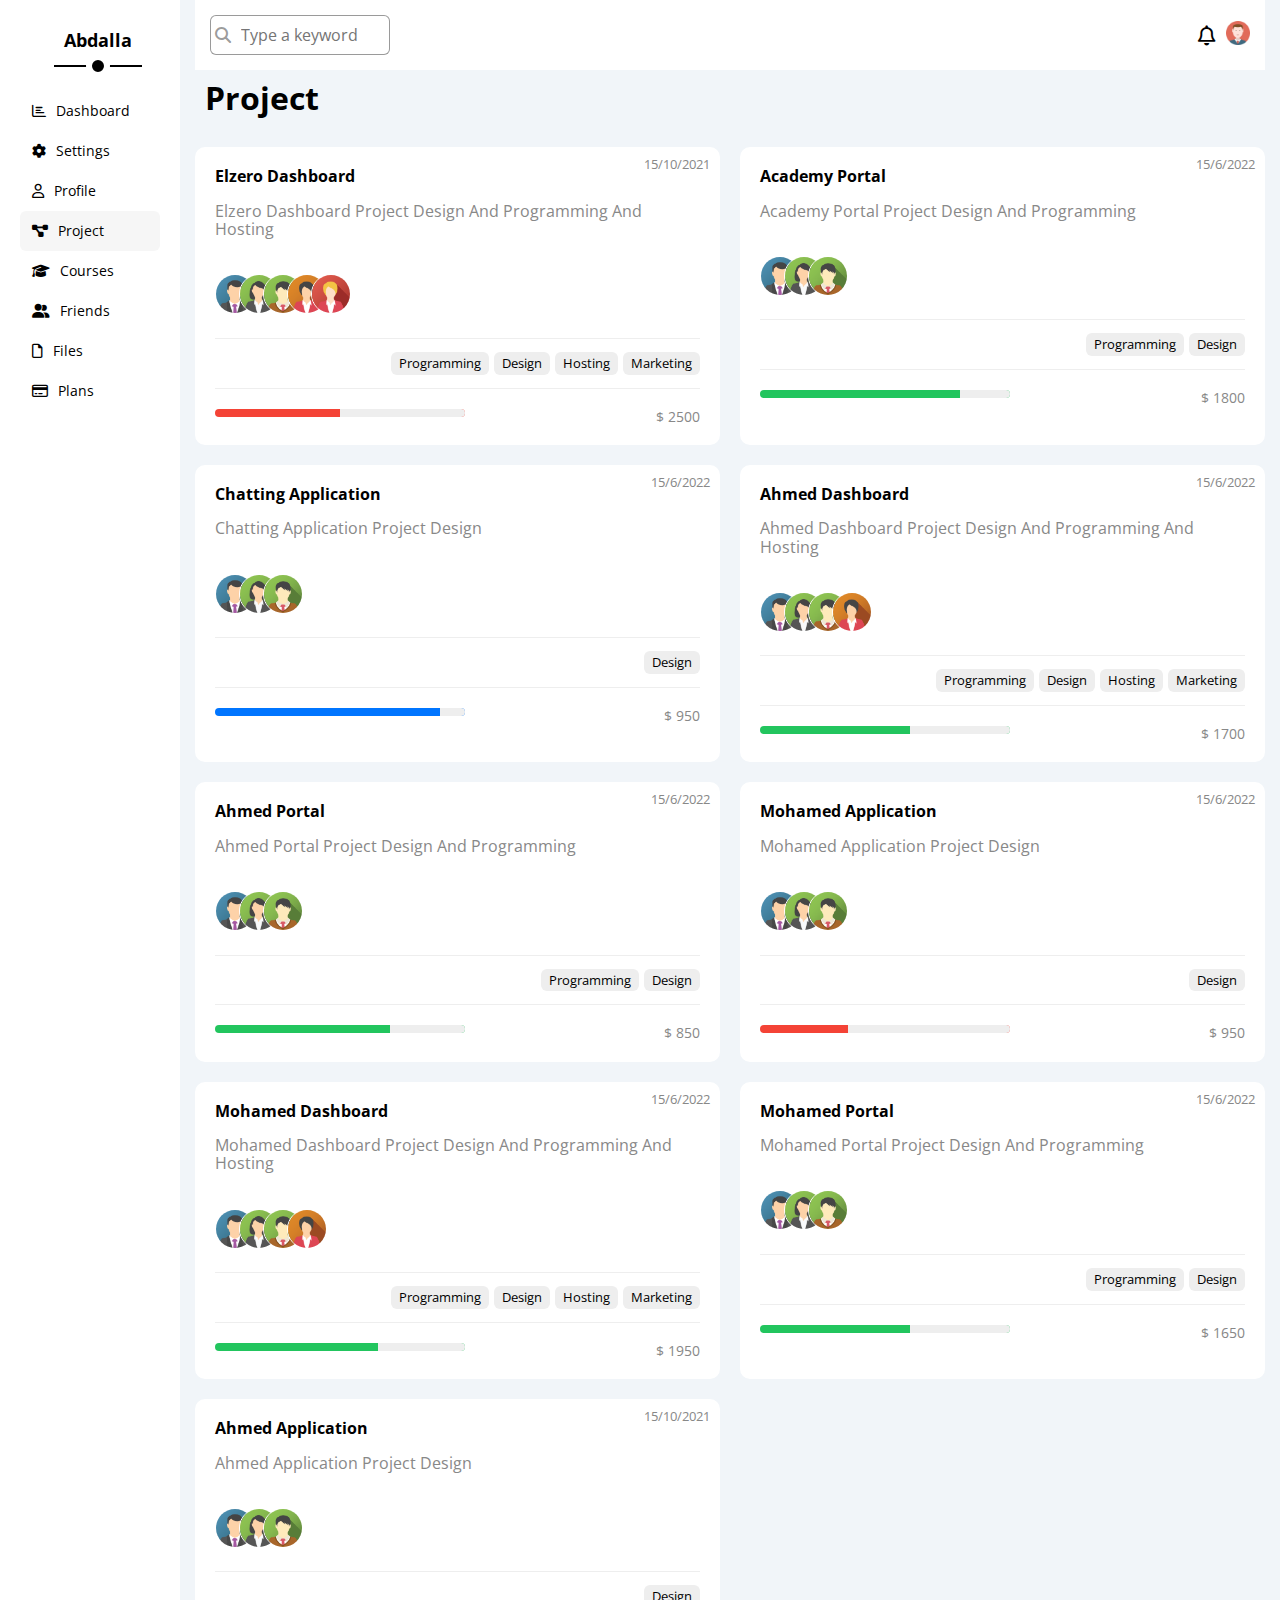
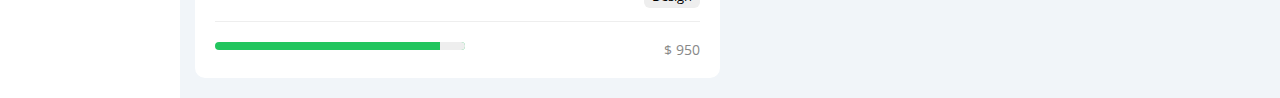
<file: project.html>
<!DOCTYPE html>
<html lang="en">
  <head>
    <meta charset="UTF-8" />
    <meta http-equiv="X-UA-Compatible" content="IE=edge" />
    <meta name="viewport" content="width=device-width, initial-scale=1.0" />
    <link rel="stylesheet" type="text/css" href="css/Abdalla-frame.css" />
    <link rel="stylesheet" type="text/css" href="css/project.css" />
    <link rel="stylesheet" type="text/css" href="css/Normalize.css" />
    <link rel="stylesheet" href="css/all.min.css" />
    <link rel="preconnect" href="https://fonts.googleapis.com" />
    <link rel="preconnect" href="https://fonts.gstatic.com" crossorigin />
    <link
      href="https://fonts.googleapis.com/css2?family=Open+Sans:ital,wght@0,400;0,500;0,600;0,700;0,800;1,400;1,500;1,600;1,700&display=swap"
      rel="stylesheet"
    />
    <title>Abdalla-dashboard</title>
  </head>
  <body>
    <div class="dash-flex">
      <div class="dash-nav">
        <div class="dash-logo">
          <h2>Abdalla</h2>
        </div>
        <ul>
          <li>
            <a href="index.html"
              ><i class="fa-regular fa-chart-bar"></i><span>Dashboard</span></a
            >
          </li>
          <li>
            <a href="setting.html"
              ><i class="fa-solid fa-gear"></i><span>Settings</span></a
            >
          </li>
          <li>
            <a href="profile.html"
              ><i class="fa-regular fa-user"></i><span>Profile</span></a
            >
          </li>
          <li>
            <a href="project.html" class="active"
              ><i class="fa-solid fa-diagram-project"></i
              ><span>Project</span></a
            >
          </li>
          <li>
            <a href="course.html"
              ><i class="fa-solid fa-graduation-cap"></i><span>Courses</span></a
            >
          </li>
          <li>
            <a href="friend.html"
              ><i class="fa-solid fa-user-group"></i><span>Friends</span></a
            >
          </li>
          <li>
            <a href="file.html"
              ><i class="fa-regular fa-file"></i><span>Files</span></a
            >
          </li>
          <li>
            <a href="plan.html"
              ><i class="fa-regular fa-credit-card"></i><span>Plans</span></a
            >
          </li>
        </ul>
      </div>
      <div class="dashboard container project" id="">
        <!--start-of-dash-header-->
        <div class="dash-header flex-between .bg-white">
          <div class="search-position">
            <input
              type="search"
              name="search"
              class="dash-search rad-6"
              placeholder="Type a keyword"
              id="search"
            />
            <i class="fa-sharp fa-solid fa-magnifying-glass"></i>
          </div>
          <div class="dash-icon">
            <i class="fa-regular fa-bell fa-lg"></i>
            <img src="imgs/avatar.png" />
          </div>
        </div>
        <!--end-of-dash-header-->
        <!--start-of-project-content-->
        <div class="dash-content project-content">
          <h1>Project</h1>
          <div class="dash-content-grid project-content-grid">
            <div class="proj proj-1 rad-10 bg-white p-20 p-relative">
              <h4 class="m-0">Elzero Dashboard</h4>
              <p class="color-888">
                Elzero Dashboard Project Design And Programming And Hosting
              </p>
              <div class="proj-team">
                <img src="imgs/team-01.png" />
                <img src="imgs/team-02.png" />
                <img src="imgs/team-03.png" />
                <img src="imgs/team-04.png" />
                <img src="imgs/team-05.png" />
              </div>
              <div class="proj-flex">
                <p class="bg-eee">Programming</p>
                <p class="bg-eee">Design</p>
                <p class="bg-eee">Hosting</p>
                <p class="bg-eee">Marketing</p>
              </div>
              <div class="proj-last">
                <div class="proj-progress p-relative"></div>
                <p class="color-888 fs-14">$ 2500</p>
              </div>
              <div class="proj-date color-888 fs-13">15/10/2021</div>
            </div>
            <div class="proj proj-2 rad-10 bg-white p-20 p-relative">
              <h4 class="m-0">Academy Portal</h4>
              <p class="color-888">
                Academy Portal Project Design And Programming
              </p>
              <div class="proj-team">
                <img src="imgs/team-01.png" />
                <img src="imgs/team-02.png" />
                <img src="imgs/team-03.png" />
              </div>
              <div class="proj-flex">
                <p class="bg-eee">Programming</p>
                <p class="bg-eee">Design</p>
              </div>
              <div class="proj-last">
                <div class="proj-progress p-relative"></div>
                <p class="color-888 fs-14">$ 1800</p>
              </div>
              <div class="proj-date color-888 fs-13">15/6/2022</div>
            </div>
            <div class="proj proj-3 rad-10 bg-white p-20 p-relative">
              <h4 class="m-0">Chatting Application</h4>
              <p class="color-888">Chatting Application Project Design</p>
              <div class="proj-team">
                <img src="imgs/team-01.png" />
                <img src="imgs/team-02.png" />
                <img src="imgs/team-03.png" />
              </div>
              <div class="proj-flex">
                <p class="bg-eee">Design</p>
              </div>
              <div class="proj-last">
                <div class="proj-progress p-relative"></div>
                <p class="color-888 fs-14">$ 950</p>
              </div>
              <div class="proj-date color-888 fs-13">15/6/2022</div>
            </div>
            <div class="proj proj-4 rad-10 bg-white p-20 p-relative">
              <h4 class="m-0">Ahmed Dashboard</h4>
              <p class="color-888">
                Ahmed Dashboard Project Design And Programming And Hosting
              </p>
              <div class="proj-team">
                <img src="imgs/team-01.png" />
                <img src="imgs/team-02.png" />
                <img src="imgs/team-03.png" />
                <img src="imgs/team-04.png" />
              </div>
              <div class="proj-flex">
                <p class="bg-eee">Programming</p>
                <p class="bg-eee">Design</p>
                <p class="bg-eee">Hosting</p>
                <p class="bg-eee">Marketing</p>
              </div>
              <div class="proj-last">
                <div class="proj-progress p-relative"></div>
                <p class="color-888 fs-14">$ 1700</p>
              </div>
              <div class="proj-date color-888 fs-13">15/6/2022</div>
            </div>
            <div class="proj proj-5 rad-10 bg-white p-20 p-relative">
              <h4 class="m-0">Ahmed Portal</h4>
              <p class="color-888">
                Ahmed Portal Project Design And Programming
              </p>
              <div class="proj-team">
                <img src="imgs/team-01.png" />
                <img src="imgs/team-02.png" />
                <img src="imgs/team-03.png" />
              </div>
              <div class="proj-flex">
                <p class="bg-eee">Programming</p>
                <p class="bg-eee">Design</p>
              </div>
              <div class="proj-last">
                <div class="proj-progress p-relative"></div>
                <p class="color-888 fs-14">$ 850</p>
              </div>
              <div class="proj-date color-888 fs-13">15/6/2022</div>
            </div>
            <div class="proj proj-6 rad-10 bg-white p-20 p-relative">
              <h4 class="m-0">Mohamed Application</h4>
              <p class="color-888">Mohamed Application Project Design</p>
              <div class="proj-team">
                <img src="imgs/team-01.png" />
                <img src="imgs/team-02.png" />
                <img src="imgs/team-03.png" />
              </div>
              <div class="proj-flex">
                <p class="bg-eee">Design</p>
              </div>
              <div class="proj-last">
                <div class="proj-progress p-relative"></div>
                <p class="color-888 fs-14">$ 950</p>
              </div>
              <div class="proj-date color-888 fs-13">15/6/2022</div>
            </div>
            <div class="proj proj-7 rad-10 bg-white p-20 p-relative">
              <h4 class="m-0">Mohamed Dashboard</h4>
              <p class="color-888">
                Mohamed Dashboard Project Design And Programming And Hosting
              </p>
              <div class="proj-team">
                <img src="imgs/team-01.png" />
                <img src="imgs/team-02.png" />
                <img src="imgs/team-03.png" />
                <img src="imgs/team-04.png" />
              </div>
              <div class="proj-flex">
                <p class="bg-eee">Programming</p>
                <p class="bg-eee">Design</p>
                <p class="bg-eee">Hosting</p>
                <p class="bg-eee">Marketing</p>
              </div>
              <div class="proj-last">
                <div class="proj-progress p-relative"></div>
                <p class="color-888 fs-14">$ 1950</p>
              </div>
              <div class="proj-date color-888 fs-13">15/6/2022</div>
            </div>
            <div class="proj proj-8 rad-10 bg-white p-20 p-relative">
              <h4 class="m-0">Mohamed Portal</h4>
              <p class="color-888">
                Mohamed Portal Project Design And Programming
              </p>
              <div class="proj-team">
                <img src="imgs/team-01.png" />
                <img src="imgs/team-02.png" />
                <img src="imgs/team-03.png" />
              </div>
              <div class="proj-flex">
                <p class="bg-eee">Programming</p>
                <p class="bg-eee">Design</p>
              </div>
              <div class="proj-last">
                <div class="proj-progress p-relative"></div>
                <p class="color-888 fs-14">$ 1650</p>
              </div>
              <div class="proj-date color-888 fs-13">15/6/2022</div>
            </div>
            <div class="proj proj-9 rad-10 bg-white p-20 p-relative">
              <h4 class="m-0">Ahmed Application</h4>
              <p class="color-888">Ahmed Application Project Design</p>
              <div class="proj-team">
                <img src="imgs/team-01.png" />
                <img src="imgs/team-02.png" />
                <img src="imgs/team-03.png" />
              </div>
              <div class="proj-flex">
                <p class="bg-eee">Design</p>
              </div>
              <div class="proj-last">
                <div class="proj-progress p-relative"></div>
                <p class="color-888 fs-14">$ 950</p>
              </div>
              <div class="proj-date color-888 fs-13">15/10/2021</div>
            </div>
          </div>
        </div>
        <!--start-of-project-content-->
      </div>
    </div>
  </body>
</html>
</file>
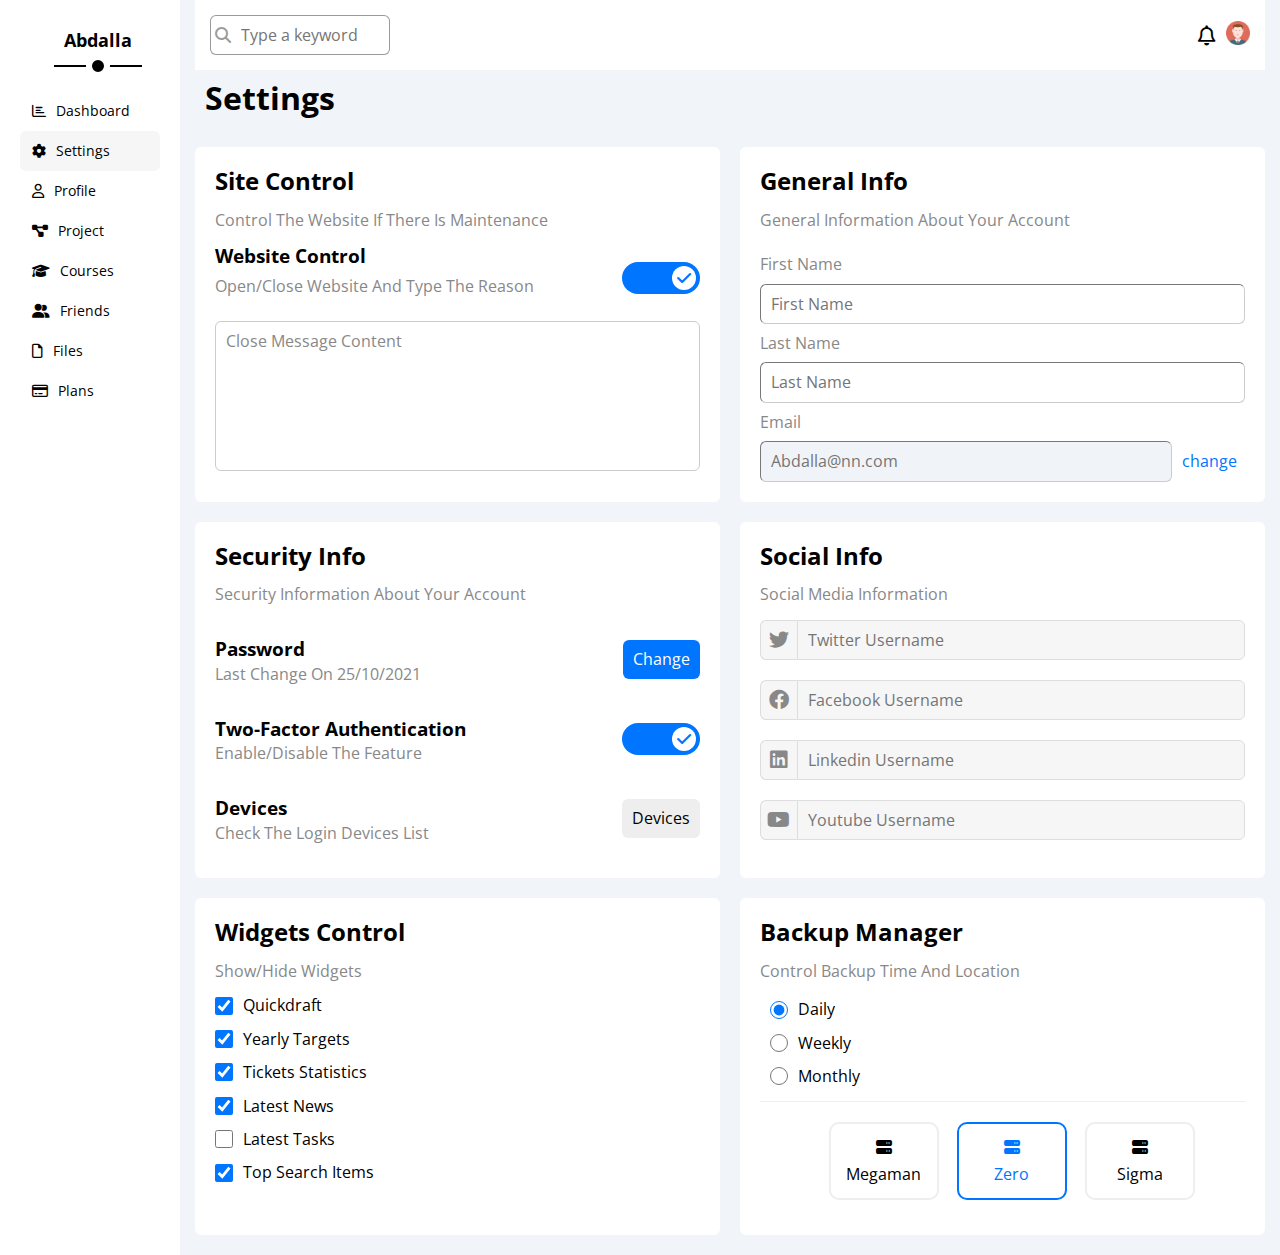
<file: setting.html>
<!DOCTYPE html>
<html lang="en">
  <head>
    <meta charset="UTF-8" />
    <meta http-equiv="X-UA-Compatible" content="IE=edge" />
    <meta name="viewport" content="width=device-width, initial-scale=1.0" />
    <link rel="stylesheet" type="text/css" href="css/Abdalla-frame.css" />
    <link rel="stylesheet" type="text/css" href="css/project.css" />
    <link rel="stylesheet" type="text/css" href="css/Normalize.css" />
    <link rel="stylesheet" href="css/all.min.css" />
    <link rel="preconnect" href="https://fonts.googleapis.com" />
    <link rel="preconnect" href="https://fonts.gstatic.com" crossorigin />
    <link
      href="https://fonts.googleapis.com/css2?family=Open+Sans:ital,wght@0,400;0,500;0,600;0,700;0,800;1,400;1,500;1,600;1,700&display=swap"
      rel="stylesheet"
    />
    <title>Abdalla-dashboard</title>
  </head>
  <body>
    <div class="dash-flex">
      <div class="dash-nav">
        <div class="dash-logo">
          <h2>Abdalla</h2>
        </div>
        <ul>
          <li>
            <a href="index.html"
              ><i class="fa-regular fa-chart-bar"></i><span>Dashboard</span></a
            >
          </li>
          <li>
            <a href="setting.html " class="active"
              ><i class="fa-solid fa-gear"></i><span>Settings</span></a
            >
          </li>
          <li>
            <a href="profile.html"
              ><i class="fa-regular fa-user"></i><span>Profile</span></a
            >
          </li>
          <li>
            <a href="project.html">
              <i class="fa-solid fa-diagram-project"></i><span>Project</span></a
            >
          </li>
          <li>
            <a href="course.html"
              ><i class="fa-solid fa-graduation-cap"></i><span>Courses</span></a
            >
          </li>
          <li>
            <a href="friend.html"
              ><i class="fa-solid fa-user-group"></i><span>Friends</span></a
            >
          </li>
          <li>
            <a href="file.html"
              ><i class="fa-regular fa-file"></i><span>Files</span></a
            >
          </li>
          <li>
            <a href="plan.html"
              ><i class="fa-regular fa-credit-card"></i><span>Plans</span></a
            >
          </li>
        </ul>
      </div>
      <div class="dashboard container setting" id="">
        <!--start-of-dash-header-->
        <div class="dash-header flex-between .bg-white">
          <div class="search-position">
            <input
              type="search"
              name="search"
              class="dash-search rad-6"
              placeholder="Type a keyword"
              id="search"
            />
            <i class="fa-sharp fa-solid fa-magnifying-glass"></i>
          </div>
          <div class="dash-icon">
            <i class="fa-regular fa-bell fa-lg"></i>
            <img src="imgs/avatar.png" />
          </div>
        </div>
        <!--end-of-dash-header-->
        <!--start-of-setting-content-->
        <div class="dash-content setting-content">
          <h1>Settings</h1>
          <div class="dash-content-grid Setting-content-grid wrapper">
            <!--start-of-sat-1-content-->
            <div class="set-1 rad-6 bg-white p-20">
              <h2 class="m-0">Site Control</h2>
              <p class="color-888">
                Control The Website If There Is Maintenance
              </p>
              <div class="flex-between mb-10">
                <div>
                  <h3 class="m-0">Website Control</h3>
                  <p class="color-888 mt-10">
                    Open/Close Website And Type The Reason
                  </p>
                </div>
                <label>
                  <input class="toggle-checkbox" type="checkbox" checked="" />
                  <div class="toggle-switch"></div>
                </label>
              </div>
              <form>
                <textarea class="color-888 p-10">
Close Message Content </textarea
                >
              </form>
            </div>
            <!--end-of-sat-1-->
            <!--start-of-sat-2-content-->
            <div class="set-2 rad-6 bg-white p-20">
              <h2 class="m-0">General Info</h2>
              <p class="color-888">General Information About Your Account</p>
              <form>
                <label for="first-name" class="p-10 color-888"
                  >First Name
                </label>
                <input
                  type="text"
                  name="first-name"
                  placeholder="First Name"
                  class="p-10 w-full rad-6"
                  id="first-name"
                />
                <label for="last-name" class="p-10 color-888">Last Name </label>
                <input
                  id="last-name"
                  type="text"
                  name="last-name"
                  placeholder="Last Name"
                  class="p-10 w-full rad-6"
                />
                <label class="p-10 color-888">Email</label>
                <label class="change-flex">
                  <input
                    id="email"
                    type="email"
                    name="email"
                    placeholder="Abdalla@nn.com"
                    class="p-10 rad-6 disabled"
                    disabled
                    style="
                      width: 85%;
                      cursor: no-drop;
                      background-color: #f0f4f8;
                      color: #bbb;
                    " />
                  <input
                    type="submit"
                    value="change"
                    style="margin-left: 10px; padding: 10px 0"
                    class="change"
                /></label>
              </form>
            </div>
            <!--end-of-sat-2-->
            <!--start-of-sat-3-content-->
            <div class="set-3 rad-6 bg-white p-20">
              <h2 class="m-0">Security Info</h2>
              <p class="color-888">Security Information About Your Account</p>
              <div class="flex-between pass">
                <div>
                  <h3 class="mb-0">Password</h3>
                  <p class="color-888" style="margin-top: 5px">
                    Last Change On 25/10/2021
                  </p>
                </div>
                <a href="setting.html">Change</a>
              </div>
              <div class="flex-between">
                <div>
                  <h3 class="mb-0">Two-Factor Authentication</h3>
                  <p class="color-888" style="margin-top: 5px">
                    Enable/Disable The Feature
                  </p>
                </div>
                <label>
                  <input class="toggle-checkbox" type="checkbox" checked="" />
                  <div class="toggle-switch"></div>
                </label>
              </div>
              <div class="flex-between devi">
                <div>
                  <h3 class="mb-0">Devices</h3>
                  <p class="color-888" style="margin-top: 5px">
                    Check The Login Devices List
                  </p>
                </div>
                <a href="setting.html">Devices</a>
              </div>
            </div>
            <!--end-of-sat-3-->
            <!--start-of-sat-4-->
            <div class="set-4 rad-6 bg-white p-20">
              <h2 class="m-0">Social Info</h2>
              <p class="color-888">Social Media Information</p>
              <div>
                <label class="mb-20">
                  <i class="fa-brands fa-twitter"></i>
                  <input type="text" placeholder="Twitter Username" />
                </label>
              </div>
              <div>
                <label class="mb-20">
                  <i class="fa-brands fa-facebook"></i>
                  <input type="text" placeholder="Facebook Username" />
                </label>
              </div>
              <div>
                <label class="mb-20">
                  <i class="fa-brands fa-linkedin"></i>
                  <input type="text" placeholder="Linkedin Username" />
                </label>
              </div>
              <div>
                <label>
                  <i class="fa-brands fa-youtube"></i>
                  <input type="text" placeholder="Youtube Username" />
                </label>
              </div>
            </div>
            <!--end-of-sat-4-->
            <!--start-of-sat-5-->
            <div class="set-5 rad-6 bg-white p-20">
              <h2 class="m-0">Widgets Control</h2>
              <p class="color-888">Show/Hide Widgets</p>
              <form>
                <label>
                  <input type="checkbox" checked id="quick-draft" />
                  <label for="quick-draft">Quickdraft</label></label
                >
                <label>
                  <input type="checkbox" checked id="Yearly-Targets" />
                  <label for="Yearly-Targets">Yearly Targets</label></label
                >
                <label>
                  <input type="checkbox" checked id="Tickets-Statistics" />
                  <label for="Tickets-Statistics"
                    >Tickets Statistics</label
                  ></label
                >
                <label>
                  <input type="checkbox" checked id="Latest-News" />
                  <label for="Latest-News">Latest News</label></label
                >
                <label>
                  <input type="checkbox" id="Latest-Tasks" />
                  <label for="Latest-Tasks">Latest Tasks</label></label
                >
                <label>
                  <input type="checkbox" checked id="Top-Search" />
                  <label for="Top-Search">Top Search Items</label></label
                >
              </form>
            </div>
            <!--end-of-sat-5-->
            <!--start-of-sat-6-->
            <div class="set-6 rad-6 bg-white p-20">
              <h2 class="m-0">Backup Manager</h2>
              <p class="color-888 mb-20">Control Backup Time And Location</p>
              <form>
                <label>
                  <input type="radio" name="time" id="daily" checked="" />
                  <label for="daily">Daily</label>
                </label>
                <label>
                  <input type="radio" id="Weekly" />
                  <label for="Weekly">Weekly</label>
                </label>
                <label>
                  <input type="radio" id="Monthly" />
                  <label for="Monthly">Monthly</label>
                </label>
              </form>
              <div class="servers d-flex align-center txt-c">
                <input type="radio" name="servers" id="server-one" />
                <div class="server mb-15 rad-10 w-full">
                  <label class="d-block m-15" for="server-one">
                    <i class="fa-solid fa-server d-block mb-10"></i>
                    Megaman
                  </label>
                </div>
                <input type="radio" name="servers" id="server-two" checked="" />
                <div class="server mb-15 rad-10 w-full">
                  <label class="d-block m-15" for="server-two">
                    <i class="fa-solid fa-server d-block mb-10"></i>
                    Zero
                  </label>
                </div>
                <input type="radio" name="servers" id="server-three" />
                <div class="server mb-15 rad-10 w-full">
                  <label class="d-block m-15" for="server-three">
                    <i class="fa-solid fa-server d-block mb-10"></i>
                    Sigma
                  </label>
                </div>
              </div>
            </div>
            <!--end-of-sat-6-->
          </div>
        </div>
        <!--end-of-setting-content-->
      </div>
    </div>
  </body>
</html>
</file>
<file: css/Abdalla-frame.css>
/**padding-and-margin**/
.p-10 {
  padding: 10px;
}
.p-20 {
  padding: 20px;
}
.pt-20 {
  padding-top: 20px;
}
.pb-20 {
  padding-bottom: 20px;
}
.p-15 {
  padding: 15px;
}

.m-0 {
  margin: 0;
}
.mt-0 {
  margin-top: 0;
}
.mb-0 {
  margin-bottom: 0;
}
.m-10 {
  margin: 10px;
}
.mt-10 {
  margin-top: 10px;
}

.mb-10 {
  margin-bottom: 10px;
}

.m-15 {
  margin: 15px;
}
.mb-15 {
  margin-bottom: 15px;
}
.m-20 {
  margin: 20px;
}
.mb-20 {
  margin-bottom: 20px;
}
/**padding-and-margin**/
/**back-ground-color&font-color**/
.bg-eee {
  background-color: #eee;
}

.bg-white {
  background-color: white;
}
.color-888 {
  color: #888;
}
.color-c {
  color: #ccc;
}
/**back-ground-color&font-color**/
/**border-radius and border**/
.rad-6 {
  border-radius: 6px;
}
.rad-10 {
  border-radius: 10px;
}
.rad-50 {
  border-radius: 50%;
}
.bb-eee {
  border-bottom: 1px solid #eee;
}

/**border-radius**/
/**grid**/
.grid-200 {
  display: grid;
  grid-template-columns: repeat(auto-fill, minmax(200px, 1fr));
  grid-gap: 20px;
}
.grid-250 {
  display: grid;
  grid-template-columns: repeat(auto-fill, minmax(250px, 1fr));
  grid-gap: 20px;
}
.grid-300 {
  display: grid;
  grid-template-columns: repeat(auto-fill, minmax(300px, 1fr));
  grid-gap: 20px;
}
.wrapper {
  display: grid;
  grid-template-columns: repeat(auto-fill, minmax(450px, 1fr));
  gap: 20px;
  padding-bottom: 20px;
}
/**grid**/
/**flex**/
.flex-center {
  display: flex;
  align-items: center;
  justify-content: center;
  flex-wrap: wrap;
}
.flex-between {
  display: flex;
  justify-content: space-between;
  flex-wrap: wrap;
}
.d-flex {
  display: flex;
  flex-wrap: wrap;
}
.align-center {
  align-items: center;
}
/**flex**/
/**width**/
.w-full {
  width: 100%;
}
.w-250 {
  width: 250px;
}
.m-w-250 {
  min-width: 250px;
}

/**width**/
/**display**/
.d-block {
  display: block;
}
/**display**/
/**font**/
.fs-14 {
  font-size: 14px;
}
.fs-13 {
  font-size: 13px;
}
/**font**/
/* position */
.p-relative {
  position: relative;
}
.p-absolute {
  position: absolute;
}

/* position */
.servers {
  border-top: 1px solid #eee;
  padding-top: 20px;
}
.txt-c {
  text-align: center;
}
.active {
  background-color: #f6f6f6 !important;
  border-radius: 6px !important;
  transition: 0.3s !important;
}
</file>
<file: css/project.css>
:root {
  --blue-color: #0075ff;
  --blue-alt-color: #0d69d5;
  --orange-color: #f59e0b;
  --green-color: #22c55e;
  --red-color: #f44336;
  --grey-color: #888;
  --main-transition: 0.3s;
  --section-background: #ececec;
  --main-transition: 0.3s;
}
* {
  -webkit-box-sizing: border-box;
  -moz-box-sizing: border-box;
  box-sizing: border-box;
  list-style: none;
  transition: 0.3s;
}
html {
  scroll-behavior: smooth;
}
body {
  font-family: "Open Sans", sans-serif;
}
body::-webkit-scrollbar {
  width: 1em;
}

body::-webkit-scrollbar-thumb {
  background-color: #0075ff;
}

.container {
  margin-left: auto;
  margin-right: auto;
  padding-right: 15px;
  padding-left: 15px;
}

@media (min-width: 768px) {
  .container {
    width: 750px;
  }
}
@media (min-width: 992px) {
  .container {
    width: 970px;
  }
}
@media (min-width: 1200px) {
  .container {
    width: 1170px;
  }
}
a {
  text-decoration: none;
}
a:hover {
  text-decoration: none;
}
ul {
  list-style: none;
  margin: 0;
  padding: 0;
}
input:focus {
  outline: none;
}
textarea:focus {
  outline: none;
}
/**end-of-global**/
/**start-of-dash-flex**/
.dash-flex {
  display: flex;
  flex-direction: row;
  flex-wrap: wrap;
  min-height: 100vh;
}
.dash-flex > div:last-child {
  flex: 2;
}

.dash-nav h2 {
  text-align: center;
  position: relative;
  margin-top: 10px;
  font-size: 13px;
}
.dash-nav a {
  color: black;
  background-color: white;
  padding: 12px;
  display: flex;
  align-items: center;
  font-size: 14px;
  border-radius: 6px;
}
.dash-nav a i {
  margin-right: 10px;
  font-size: 14px;
}
.dash-nav a span {
  display: flex;
  align-items: center;
}
.dash-logo {
  display: flex;
  justify-content: center;
}
.dash-nav {
  box-shadow: 0 0 10px #ddd;
}
.dash-nav a:hover {
  background-color: #f6f6f6;
  border-radius: 6px;
  transition: 0.3s;
}

@media (min-width: 768px) {
  .dash-nav {
    padding: 20px;
  }
  .dash-nav a {
    padding-right: 30px;
  }
  .dash-nav h2::before {
    content: "";
    position: absolute;
    background-color: black;
    bottom: -16px;
    width: calc(100% + 20px);
    height: 2px;
    left: -10px;
  }
  .dash-nav h2::after {
    position: absolute;
    background-color: black;
    bottom: -27px;
    content: "";
    width: 12px;
    height: 12px;
    border-radius: 50%;
    left: 50%;
    transform: translateX(-50%);
    z-index: 1;
    border: 6px solid white;
  }
  .dash-nav h2 {
    font-size: 18px;
    margin-left: 15px;
    margin-bottom: 40px;
  }
}
@media (max-width: 767px) {
  .dash-nav a span {
    display: none;
  }
  .dash-nav h2 {
    padding: 10px;
    margin-bottom: 0;
  }
  .dash-nav a {
    justify-content: center;
  }
  .dash-nav a i {
    margin-right: 0;
  }
  .dash-nav {
    width: 10%;
  }
  .dashboard {
    width: 88%;
  }
}
@media screen and (min-width: 768px) and (max-width: 1249px) {
  .dashboard {
    width: 76%;
  }
}
/**end-of-dash-flex**/
/**start-of-dashboard**/
.dashboard {
  background-color: #f1f5f9;
}
.dashboard .dash-search {
  padding: 10px;
  padding-left: 30px;
  border: #777777bd solid 1px;
  width: 180px;
}

.dash-search:hover {
  border: #777777bd solid 1px;
  width: 200px;
  transition: 0.3s;
}
.dashboard .search-position {
  position: relative;
}
.dashboard .search-position i {
  position: absolute;
  left: 5px;
  top: 50%;
  transform: translateY(-50%);
  color: #777777bd;
}
.dash-icon {
  display: flex;
  justify-content: right;
  align-items: center;
}
.dash-icon img {
  width: 24px;
  height: 24px;
  margin-left: 10px;
  margin-bottom: 4px;
}
.dash-header {
  padding: 15px;
  background-color: white;
}
@media (max-width: 768px) {
  .dash-content-grid > div {
    margin-bottom: 20px;
  }
}
/**end-of-dashboard**/
/**start-of-dash-content**/
.dash-content {
  background-color: #f1f5f9;
}
.dash-content h1 {
  margin: 10px;
  margin-bottom: 30px;
  position: relative;
}
/**end-of-dash-content**/
/**start-of-box-1**/
.box-1 .welcome-top img {
  width: 200px;
}
.box-1 .welcome-top p {
  color: #888888;
}
@media (max-width: 767px) {
  .box-1 .welcome-top img {
    display: none;
  }
}
@media (min-width: 768px) {
}
.welcome-bottom {
  padding: 60px 40px;
  position: relative;
}
.welcome-bottom img {
  position: absolute;
  width: 64px;
  height: 64px;
  top: -25px;
  left: 50%;
  transform: translateX(-50%);
  border: white 4px solid;
  border-radius: 50%;
}
.welcome-middle h3 {
  font-weight: lighter;
}
.welcome-middle p {
  font-size: 15px;
  color: #888888;
  margin-bottom: 0;
}
@media (min-width: 768px) {
  .welcome-bottom img {
    left: 20px;
    transform: translateX(0);
  }
  .welcome-middle {
    display: flex;
    justify-content: space-between;
    align-items: center;
    flex-wrap: wrap;
  }
  .welcome-middle div {
    flex: 1;

    text-align: center;
  }
}
@media (max-width: 767px) {
  .welcome-middle {
    display: flex;
    justify-content: center;
    flex-direction: column;
    align-items: center;
    flex-wrap: wrap;
  }
  .welcome-middle div {
    text-align: center;
  }
}
.welcome-middle {
  margin: 0 -40px;
  border: 1px #eee solid;
  border-width: 1px 0;
  padding: 20px 0;
}
.welcome-bottom a {
  position: absolute;
  bottom: 10px;
  right: 20px;
  padding: 10px;
  color: white;
  background: var(--blue-color);
  border-radius: 6px;
}
.welcome-bottom a:hover {
  background-color: var(--blue-alt-color);
  color: white;
}
/**end-of-box-1**/
/**start-of-box-2**/
.box-2 h2 {
  margin: 0;
}
.box-2 form {
  display: flex;
  flex-direction: column;
  gap: 20px;
}
.box-2 form textarea {
  min-height: 160px;
}
.box-2 {
  position: relative;
  padding-bottom: 10px !important;
}
.box-2 form input,
textarea {
  border: none;
}
.box-2 form .save {
  width: 60px;
  display: flex;
  justify-content: center;
  align-self: flex-end;
  border-radius: 6px;
  color: white;
  background: var(--blue-color);
}
.box-2 form .save:hover {
  background-color: var(--blue-alt-color);
  cursor: pointer;
}
/**end-of-box-2**/
/**start-of-box-3**/
.yearly-flex {
  display: flex;
  flex-wrap: wrap;
}
.yearly-flex i {
  font-size: 24px;
}
.yearly-flex p {
  margin: 10px 0;
}

.yearly-icon {
  display: flex;
  justify-content: center;
  align-items: center;
  margin-right: 10px;
  padding: 45px 40px;
}
.y-i-1 {
  background-color: rgb(0 117 255 / 20%);
  color: var(--blue-color);
}
.y-i-2 {
  background-color: rgb(245 158 11 / 20%);
  color: var(--orange-color);
}
.y-i-3 {
  background-color: rgb(34 197 94 / 20%);
  color: var(--green-color);
}
.yearly-inside {
  width: 78%;
}
@media (max-width: 767px) {
  .yearly-inside {
    width: 72%;
  }
}
.y-c-1 {
  height: 5px;
  width: 80%;
  background: var(--blue-color);
  margin-top: 10px;
  position: relative;
}
.y-c-1 div {
  width: 100%;
  height: 5px;
  background-color: rgb(0 117 255 / 20%);
  position: absolute;
  top: 0;
  right: -20%;
}
.y-c-2 {
  height: 5px;
  width: 55%;
  background-color: var(--orange-color);
  margin-top: 10px;
  position: relative;
}
.y-c-2 div {
  width: 100%;
  height: 5px;
  background-color: rgb(245 158 11 / 20%);
  position: absolute;
  top: 0;
  right: -75%;
}
.y-c-3 {
  height: 5px;
  width: 75%;
  background-color: var(--green-color);
  margin-top: 10px;
  position: relative;
}
.y-c-3 div {
  width: 100%;
  height: 5px;
  background-color: rgb(34 197 94 / 20%);
  position: absolute;
  top: 0;
  right: -28%;
}
.y-i-2 {
  padding: 45px 33px;
}
.y-i-3 {
  padding: 45px 38px;
}
.y-c-1::after {
  content: "80%";
  position: absolute;
  background-color: #0075ff;
  width: 22px;
  height: 10px;
  top: -26px;
  left: 96%;
  z-index: 1;
  padding: 5px;
  font-size: 14px;
  color: white;
}
.y-c-1::before {
  content: "";
  position: absolute;
  background-color: #0075ff;
  width: 22px;
  height: 10px;
  top: -17px;
  left: 96%;
  transform: rotate(45deg);
}
.y-c-2::after {
  content: "80%";
  position: absolute;
  background-color: var(--orange-color);
  width: 22px;
  height: 10px;
  top: -26px;
  left: 93%;
  z-index: 1;
  padding: 5px;
  font-size: 14px;
  color: white;
}
.y-c-2::before {
  content: "";
  position: absolute;
  background-color: var(--orange-color);
  width: 22px;
  height: 10px;
  top: -18px;
  left: 93%;
  transform: rotate(45deg);
}
.y-c-3::after {
  content: "80%";
  position: absolute;
  background-color: var(--green-color);
  width: 22px;
  height: 10px;
  top: -26px;
  left: 95%;
  z-index: 1;
  padding: 5px;
  font-size: 14px;
  color: white;
}
.y-c-3::before {
  content: "";
  position: absolute;
  background-color: var(--green-color);
  width: 22px;
  height: 10px;
  top: -18px;
  left: 95%;
  transform: rotate(45deg);
}
@media screen and (min-width: 1130px) and (max-width: 1283px) {
  .yearly-inside {
    width: 73%;
  }
}
.yearly-flex:not(:last-child) {
  margin-bottom: 20px;
}
/**end-of-box-3**/
/**start-of-box-4**/

.box-4-content {
  display: flex;
  justify-content: center;
  align-items: center;
  flex-direction: column;
  border: solid 1px #ccc;
  padding: 15px;
  width: 100%;
  border-radius: 6px;
}
.box4-c1,
.box4-c2 {
  margin-bottom: 20px;
}
@media (max-width: 767px) {
  .box-4-content {
    margin-bottom: 20px;
  }
  .box-4 {
    padding-bottom: 0 !important;
  }
}
.box-4-flex {
  display: flex;
  gap: 4%;
  flex-wrap: wrap;
}
@media (min-width: 768px) {
  .box-4-content {
    width: 48%;
  }
}
/**end-of-box-4**/
/**start-of-box-5**/
@media (max-width: 767px) {
  .box-5 {
    display: flex;
    flex-direction: column;
    align-items: center;
    justify-content: center;
    flex-wrap: wrap;
  }
  .box-5 article,
  .box-5 h3,
  .box-5 p {
    text-align: center;
  }
  .box-5 .l-news img {
    width: 160px;
    margin: 10px 40px;
    border-radius: 6px;
  }
  .box-5 .l-news article {
    margin: auto;
  }
  .l-news {
    padding: 20px 120px;
    display: flex;
    align-items: center;
    flex-direction: column;
  }
}
.box-5 .l-news img {
  width: 160px;
  border-radius: 6px;
}
.box-5 .l-news article {
  padding: 10px;
  width: fit-content;
  border-radius: 6px;
}
.l-news {
  border-bottom: 1px #eee solid;
}
.l-news:last-child {
  border: none;
}
@media (min-width: 768px) {
  .l-news {
    padding: 20px 0;
    display: flex;
  }
  .news-flex {
    display: flex;
    justify-content: space-between;
    width: 78%;
  }
  .box-5 .l-news img {
    width: 20%;
    border-radius: 6px;
    margin-right: 15px;
  }
  .box-5 .l-news h3 {
    margin: 10px 0;
  }
  .box-5 .l-news p {
    margin: 0;
  }
  .box-5 article {
    display: flex;
    justify-content: center;
    align-items: center;
    height: 50%;
    margin: auto 0;
    border: 6px;
    padding: 15px;
  }
}
.box-5 {
  padding-bottom: 0 !important;
}
/**end-of-box-5**/
/**start-of-box-6**/
.box-6 i {
  margin: auto 0;
}
.rec:not(:last-child) {
  border-bottom: 1px solid #eee;
}
.box-6 h4 {
  margin-bottom: 0;
}
.rec-spc h4,
.rec-spc p {
  text-decoration: line-through;
}
.rec-spc {
  opacity: 0.3;
}
@media (max-width: 768px) {
  .box-6 p {
    max-width: 220px;
  }
}
/**end-of-box-6**/
/**start-of-box-7**/
.box-7 .bg-eee {
  padding: 5px 10px;
  border-radius: 6px;
}
/**end-of-box-7**/
/**start-of-box-8**/
.box-8 h3 {
  width: 160px !important;
}
.box-8 .flex-between:not(:first-child) {
  margin-top: 10px !important;
}
.box-8 .color-888 {
  margin: 10px 0;
}
/**end-of-box-8**/
/**start-of-box-9**/
.box-9 > div {
  display: flex;
  position: relative;
  z-index: 12;
}
.box-2 h2 {
  margin-bottom: 1 !important;
}
.box-round {
  margin: auto 15px auto 0;
  width: 24px;
  height: 24px;
  border-radius: 50%;
  border: 1px solid white;
  outline: 1px solid #0075ff;
  background: var(--blue-color);
}
.box-round-last {
  background-color: white;
}
.box-round-animation {
  animation-name: box-round;
  animation-duration: 1s;
  animation-iteration-count: infinite;
}
@keyframes box-round {
  0% {
    background-color: var(--blue-color);
  }
  30% {
    background-color: var(--blue-color);
  }
  50% {
    background-color: white;
  }
  80% {
    background-color: white;
  }
  100% {
    background-color: var(--blue-color);
  }
}
.box-9 {
  position: relative;
}
.box-9::before {
  content: "";
  top: 70px;
  left: 32px;
  position: absolute;
  height: 60%;
  width: 2px;
  background-color: var(--blue-color);
}
.yearly-flex {
  flex-wrap: nowrap !important;
}
@media (min-width: 1600px) {
  .box-9::before {
    height: 40%;
  }
}
@media (min-width: 3500px) {
  .box-9::before {
    height: 60%;
  }
}
/**end-of-box-9**/
/**start-of-box-10**/
.b-10-round {
  width: 16px;
  height: 16px;
  border-radius: 50%;
  margin: auto 20px auto 0;
}
.b-10-flex p {
  margin: 0;
}
.b-10-flex h4 {
  margin: 0 0 10px 0;
}
.b-10-blue {
  background-color: var(--blue-color);
}
.b-10-orange {
  background-color: var(--orange-color);
}
.b-10-green {
  background-color: var(--green-color);
}
.b-10-red {
  background-color: var(--red-color);
}
.b-10-blue-f {
  padding-left: 20px;
  border-left: 1px solid var(--blue-color);
}
.b-10-orange-f {
  padding-left: 20px;
  border-left: 1px solid var(--orange-color);
}
.b-10-green-f {
  padding-left: 20px;
  border-left: 1px solid var(--green-color);
}
.b-10-red-f {
  padding-left: 20px;
  border-left: 1px solid var(--red-color);
}
.box-10 > div {
  margin-bottom: 15px;
}
/**end-of-box-10**/
/**start-of-box-11**/
.b-11-flex h4,
.b-11-flex p {
  margin: 0 0 10px 0;
}
/**end-of-box-11**/
/**start-of-box-12**/
.box-12-flex {
  display: flex;
  align-items: center;
}
.box-12 i {
  color: white;
}
.box-12-twiter {
  background-color: #1da1f2;
  padding: 12px 10px;
  margin-right: 20px;
}
.box-12 .twiter {
  background-color: rgb(29 161 242 / 20%);
}
.box-12 .twiter a {
  display: block;
  margin: auto 10px;
  padding: 5px 10px;
  background-color: #1da1f2;
  color: white;
  border-radius: 6px;
}
.box-12 .twiter p {
  color: #1da1f2;
}
.box-12-facebook {
  background-color: #1877f2;
  padding: 12px 16px;
  margin-right: 20px;
}
.box-12 .facebook {
  background-color: rgb(24 119 242 / 20%);
}
.box-12 .facebook a {
  display: block;
  margin: auto 10px;
  padding: 5px 10px;
  background-color: #1877f2;
  color: white;
  border-radius: 6px;
}
.box-12 .facebook p {
  color: #1877f2;
}
.box-12-youtube {
  background-color: #ff0000;
  padding: 12px 8px;
  margin-right: 20px;
}
.box-12 .youtube {
  background-color: rgb(255 0 0 / 20%);
}
.box-12 .youtube a {
  display: block;
  margin: auto 10px;
  padding: 5px 10px;
  background-color: #ff0000;
  color: white;
  border-radius: 6px;
}
.box-12 .youtube p {
  color: #ff0000;
}
.box-12-linkdin {
  background-color: #0077b5;
  padding: 12px 12px;
  margin-right: 20px;
}
.box-12 .linkdin {
  background-color: rgb(0 119 181 / 20%);
}
.box-12 .linkdin a {
  display: block;
  margin: auto 10px;
  padding: 5px 10px;
  background-color: #0077b5;
  color: white;
  border-radius: 6px;
}
.box-12 .linkdin p {
  color: #0077b5;
}
.box-12 i {
  font-size: 32px;
}
.box-12 .flex-between {
  margin-bottom: 10px;
}
.box-12-icon:hover {
  transform: rotate(5deg);
}

/**end-of-box-12**/
/**start-of-project-table**/
.project-table table img {
  width: 32px;
  height: 32px;
  border-radius: 50%;
  border: 2px solid white;
}
.project-table table td {
  padding: 15px;
}
.project-table table th {
  padding: 15px;
  text-align: left;
}
.project-table table thead th {
  background-color: #eee;
}
.project-table table td {
  border-bottom: 1px solid #eee;
  border-right: 1px solid #eee;
}
.project-table table {
  border-spacing: 0;
  font-size: 15px;
  min-width: 1000px;
  width: 100%;
  border-left: 1px solid #eee;
}
.table-responsive {
  overflow-x: auto;
}
.project-table table img:not(:first-child) {
  margin-left: -20px;
}
.project-table table p {
  padding: 10px;
  border-radius: 6px;
  color: white;
  margin: 0 auto;
  display: flex;
  justify-content: center;
  width: fit-content;
}
.project-table tr:hover td {
  background-color: #faf7f7;
  transition: 0.3s;
}
.project-table .table-responsive::-webkit-scrollbar {
  width: 1em;
}
.project-table .table-responsive::-webkit-scrollbar-thumb {
  background-color: #0075ff;
}
/**end-of-project-table**/
/**start-of-setting**/
/**start-of-set-1**/
.set-1 form textarea {
  width: 100%;
  border: 1px solid #ccc;
  resize: none;
  border-radius: 6px;
  min-height: 150px;
}
.toggle-checkbox {
  display: none;
}
.toggle-switch {
  position: relative;
  background-color: #ccc;
  width: 78px;
  height: 32px;
  border-radius: 16px;
  cursor: pointer;
  transition: 0.3s;
}
.toggle-checkbox:checked + .toggle-switch {
  background-color: var(--blue-color);
}
.toggle-switch::before {
  font-family: var(--fa-style-family-classic);
  content: "\f00d";
  font-weight: 900;
  background-color: white;
  width: 24px;
  height: 24px;
  position: absolute;
  border-radius: 50%;
  top: 4px;
  left: 4px;
  display: flex;
  justify-content: center;
  align-items: center;
  color: #aaa;
  transition: 0.3s;
}
.toggle-checkbox:checked + .toggle-switch::before {
  content: "\f00c";
  left: 50px;
  color: var(--blue-color);
}
label {
  display: flex;
  align-items: center;
}
/**end-of-set-1**/
/**start-of-set-2**/
.set-2 form input {
  border-color: #ccc;
  border-width: 1px;
}
.set-2 .change-flex {
  display: flex;
  flex-wrap: wrap;
}
.set-2 .change-flex .change {
  background-color: white;
  margin-left: 10px;
  padding: 10px 0;
  border: 0;
  color: var(--blue-color);
  cursor: pointer;
}
@media (max-width: 590px) {
  .set-2 .change-flex .change {
    width: 15% !important;
  }
  .set-2 .change-flex .disabled {
    width: 82% !important;
  }
}
.set-2 form label {
  padding-left: 0 !important;
}
/**end-of-set-2**/
/**start-of-set-3**/
.set-3 .pass a {
  padding: 10px;
  background-color: var(--blue-color);
  border-radius: 6px;
  height: fit-content;
  margin: auto 0;
  color: white;
}
.set-3 .devi a {
  padding: 10px;
  background-color: #eee;
  border-radius: 6px;
  height: fit-content;
  margin: auto 0;
  color: black;
}
/**end-of-set-3**/
/**start-of-set-4**/
.set-4 label {
  border-radius: 6px;
}
.set-4 label i {
  height: 40px;
  background-color: #f6f6f6;
  width: 40px;
  display: flex;
  justify-content: center;
  color: #888;
  font-size: 20px;
  border: 1px solid #ddd;
  border-right: 0;
  align-items: center;
  border-radius: 6px 0 0 6px;
}
.set-4 input {
  height: 40px;
  width: 100%;
  background-color: #f6f6f6;
  border: 1px solid #ddd;
  padding: 0 10px;
  border-radius: 0 6px 6px 0;
}
/**end-of-set-4**/
/**start-of-set-5**/
.set-5 form > label {
  margin-bottom: 15px;
}
.set-5 form label label {
  padding-left: 10px;
}
.set-5 form input {
  width: 18px;
  height: 18px;
}
.set-5 label,
.set-5 input {
  cursor: pointer;
}
/**end-of-set-5**/
/**start-of-set-6**/
.set-6 form > label {
  margin-bottom: 15px;
}
.set-6 form label {
  padding-left: 10px;
}
.set-6 input {
  width: 18px;
  height: 18px;
}
.set-6 label,
.set-6 input {
  cursor: pointer;
}
/**end-of-set-6**/
/**start-of-set-7**/
.servers input[type="radio"] {
  -webkit-appearance: none;
  appearance: none;
}
.servers input[type="radio"]:checked + .server {
  border-color: var(--blue-color);
  color: var(--blue-color);
}
.servers .server {
  border: 2px solid #eee;
  position: relative;
}
.servers .server label {
  cursor: pointer;
}
.server i {
  display: block;
}
@media (min-width: 768px) {
  .servers .server {
    width: 110px;
  }
  .servers {
    justify-content: center;
  }
}
/**end-of-set-7**/
/**end-of-setting**/
/**start profile**/
/* start-of-prof-1 */
.prof-1 {
  flex-direction: column;
  margin-bottom: 20px;
}
@media (min-width: 768px) {
  .prof-1 {
    flex-direction: row;
  }
  .prof-1-right {
    flex: 2;
  }
  .prof-1-left {
    border-right: 2px solid #eee;
  }
}
.prof-1-left {
  display: flex;
  align-items: center;
  flex-direction: column;
  justify-content: center;
}
@media screen and (min-width: 768px) and (max-width: 991px) {
  .prof-1-left {
    min-width: 220px;
  }
}
@media screen and (min-width: 992px) {
  .prof-1-left {
    min-width: 250px;
  }
}
.prof-1-left img {
  width: 120px;
  height: 120px;
}
.prof-1 h3 {
  margin-bottom: 0;
}
.prof-1-left .progress-bar {
  width: 150px;
  height: 6px;
  background-color: #eee;
  position: relative;
  border-radius: 6px;
  z-index: 1;
  margin-bottom: 10px;
}
.prof-1-left .progress-bar::after {
  position: absolute;
  content: "";
  height: 100%;
  width: 70%;
  background-color: var(--blue-color);
  border-radius: inherit;
}
.prof-1-left i {
  color: var(--orange-color);
}

.prof-1 .prof-1-right div h4 {
  margin: 0 0 20px 0;
}
.prof-1 .prof-1-right .p-r-flex .m-w-250 {
  margin-right: 40px;
}
.prof-1 .prof-1-right .toggle-checkbox {
  -webkit-appearance: none;
  appearance: none;
}
.prof-1-right .p-r-flex > div h4:not(:first-child) {
  padding-left: 5px;
}
.prof-1 .prof-1-right .toggle-switch {
  position: relative;
  width: 105px;
  background-color: #ccc;
  height: 28px;
  border-radius: 12px;
  transition: 0.3s;
  display: flex;
  align-items: center;
}
.prof-1 .prof-1-right .toggle-switch::before {
  font-family: var(--fa-style-family-classic);
  content: "\f00d";
  font-weight: 900;
  background-color: white;
  color: #aaa;
  width: 20px;
  height: 20px;
  display: flex;
  align-items: center;
  justify-content: center;
  border-radius: 50%;
  left: 4px;
  position: absolute;
  transition: 0.3s;
}
.prof-1 .prof-1-right .toggle-checkbox:checked + .toggle-switch {
  background-color: var(--blue-color);
}
.prof-1 .prof-1-right .toggle-checkbox:checked + .toggle-switch::before {
  content: "\f00c";
  left: 80px;
  color: var(--blue-color);
}
.prof-1-right > div:not(:last-child) {
  border-bottom: 1px solid #eee;
}

/* end-of-prof-1 */
/* start-of-n-prof-2-3 */
@media (min-width: 768px) {
  .n-prof-2-3 {
    display: grid;
    grid-template-columns: minmax(200px, 400px) minmax(330px, 1fr);
    grid-template-rows: auto;
    grid-gap: 20px;
    grid-template-areas: "prof-2 prof-3 ";
  }
}
/* end-of-n-prof-2-3 */
/* start-of-prof-2 */
.prof-2 {
  grid-area: prof-2;
}
@media (max-width: 767px) {
  .prof-2 > div {
    justify-content: center;
  }
}
.prof-2 > div:not(:last-child) {
  border-bottom: 1px solid #eee;
}
.prof-2 > div {
  padding: 14px 0;
}
.prof-2 > div p {
  margin: 0 10px 0 0;
}
/* end-of-prof-2 */
/* start-of-prof-3 */
.prof-3 .prof-3-img img {
  width: 64px;
  height: 64px;
}
.prof-3 {
  grid-area: prof-3;
}
@media screen and (max-width: 767px) {
  .prof-3 .prof-3-flex {
    display: flex;
    flex-direction: column;
    align-items: center;
    text-align: center;
  }
  .prof-3 .prof-3-img img {
    margin-bottom: 10px;
  }
}
@media (min-width: 768px) {
  .prof-3-flex {
    display: flex;
    justify-content: space-between;
  }
  .prof-3 .prof-3-img {
    display: flex;
  }
  .prof-3 .prof-3-img img {
    margin-right: 10px;
  }
  .prof-3 .prof-right-text {
    margin-left: 10px;
  }

  .prof-3 .prof-left-text h4,
  .prof-3 .prof-right-text h4 {
    margin-top: 5px;
  }
  .prof-3 .prof-left-text p,
  .prof-3 .prof-right-text p {
    margin-top: 10px;
  }
}
.prof-3-flex {
  padding: 25px 0;
}
.prof-3 .prof-3-flex:not(:last-child) {
  border-bottom: 1px solid #eee;
}
/* end-of-prof-3 */
/**end profile**/
/* start-of-project*/
@media (min-width: 768px) {
  .project-content-grid {
    display: grid;
    column-gap: 20px;
    grid-template-columns: repeat(auto-fill, minmax(500px, 1fr));
  }
}
.project .proj img {
  width: 40px;
  height: 40px;
  border-radius: 50%;
  border: 1px solid white;
  cursor: pointer;
}
.project .proj .proj-team img:not(:first-child) {
  margin-left: -20px;
}
.project .proj .proj-team img:hover {
  z-index: 2;
  position: relative;
}
.project .proj .proj-team {
  padding: 20px 0;
  border-bottom: 1px solid #eee;
}
.project .proj-flex {
  border-bottom: 1px solid #eee;
}
.project .proj-flex p {
  width: fit-content;
  padding: 4px 8px;
  border-radius: 6px;
  font-size: 13px;
}
@media (min-width: 768px) {
  .project .proj-flex {
    display: flex;
    justify-content: flex-end;
  }
  .project .proj-flex p {
    margin-left: 5px;
  }
}
.proj-last .proj-progress {
  border-radius: 10px;
  width: 250px;
  height: 8px;
  margin-top: 10px;
  z-index: 1;
}
.proj-last .proj-progress::before {
  position: absolute;
  content: "";
  right: 0;
  height: 100%;
  z-index: 2;
  background-color: #eee;
  border-radius: 0 10px 10px 0;
}
.proj-1 .proj-last .proj-progress {
  background-color: var(--red-color);
}
.proj-1 .proj-last .proj-progress::before {
  width: 50%;
}
.proj-2 .proj-last .proj-progress {
  background-color: var(--green-color);
}
.proj-2 .proj-last .proj-progress::before {
  width: 20%;
}
.proj-3 .proj-last .proj-progress {
  background-color: var(--blue-color);
}
.proj-3 .proj-last .proj-progress::before {
  width: 10%;
}
.proj-4 .proj-last .proj-progress {
  background-color: var(--green-color);
}
.proj-4 .proj-last .proj-progress::before {
  width: 40%;
}
.proj-5 .proj-last .proj-progress {
  background-color: var(--green-color);
}
.proj-5 .proj-last .proj-progress::before {
  width: 30%;
}
.proj-6 .proj-last .proj-progress {
  background-color: var(--red-color);
}
.proj-6 .proj-last .proj-progress::before {
  width: 65%;
}
.proj-7 .proj-last .proj-progress {
  background-color: var(--green-color);
}
.proj-7 .proj-last .proj-progress::before {
  width: 35%;
}
.proj-8 .proj-last .proj-progress {
  background-color: var(--green-color);
}
.proj-8 .proj-last .proj-progress::before {
  width: 40%;
}
.proj-9 .proj-last .proj-progress {
  background-color: var(--green-color);
}
.proj-9 .proj-last .proj-progress::before {
  width: 10%;
}

.proj-last p {
  margin: 10px 0 0 0;
}
.proj-date {
  position: absolute;
  top: 10px;
  right: 10px;
}
@media (max-width: 767px) {
  .proj-last {
    display: flex;
    align-items: center;
    flex-direction: column;
  }
}
@media (min-width: 768px) {
  .proj-last {
    display: flex;
    justify-content: space-between;
    padding: 10px 0 0 0;
  }
}
.proj {
  margin-bottom: 20px;
}
/* end-of-project */
/**start-of-course**/
@media (min-width: 768px) {
  .course-content-grid {
    display: grid;
    grid-template-columns: repeat(auto-fill, minmax(300px, 1fr));
    column-gap: 20px;
  }
}
.course {
  margin-bottom: 20px;
  overflow: hidden;
}
.c-t-img {
  width: 64px;
  height: 64px;
  left: 20px;
  top: 20px;
  border-radius: 50%;
  border: 2px solid white;
}
.course-img {
  width: 100%;
}
.middle-course p {
  line-height: 1.6;
}
.last-course {
  border-top: 1px solid #eee;
  font-size: 13px;
  display: flex;
  justify-content: space-between;
  color: #888;
}
.last-course i {
  margin-right: 5px;
}
.last-course a {
  left: 50%;
  transform: translateX(-50%);
  top: -14px;
  z-index: 0;
  background-color: var(--blue-color);
  color: white;
  display: flex;
  padding: 4px 10px;
  padding-top: 6px;
  border-radius: 6px;
}
/* end-of-course */
/* start-of-friends */
@media (min-width: 768px) {
  .friend-content-grid {
    display: grid;
    grid-template-columns: repeat(auto-fill, minmax(300px, 1fr));
    column-gap: 20px;
  }
}
.friend {
  margin-bottom: 20px;
}
.friend-contact {
  top: 20px;
  left: 20px;
  display: flex;
}
.friend-contact i {
  color: #666;
  font-size: 13px;
  width: 30px;
  height: 30px;
  display: flex;
  justify-content: center;
  align-items: center;
  cursor: pointer;
}
.friend-contact i:hover {
  background-color: var(--blue-color);
  color: white;
}
.top-friend {
  text-align: center;
}
.top-friend img {
  margin: 5px 0;
  width: 100px;
  height: 100px;
}
.top-friend h4 {
  margin: 0;
}
.top-friend p {
  margin-top: 5px;
}
.middle-friend {
  padding: 5px 0;
  border-bottom: 1px solid #eee;
}
.middle-friend > div:first-child {
  padding: 10px 0;
}
.middle-friend > div:last-child {
  padding: 10px 0;
}
.last-friend {
  padding-top: 15px;
}
.last-friend span {
  color: #888;
  font-size: 13px;
}
.last-friend a {
  background-color: var(--blue-color);
  color: white;
  padding: 4px 10px;
  border-radius: 6px;
  margin-right: 4px;
  font-size: 14px;
}
.last-friend .remove {
  background-color: var(--red-color) !important ;
  margin-right: 0;
}

/* end-of-friends */
/* start-of-plans */
@media (min-width: 768px) {
  .plan-content-grid {
    display: grid;
    grid-template-columns: repeat(auto-fill, minmax(450px, 1fr));
    column-gap: 20px;
  }
}
.plan {
  margin-bottom: 20px;
}
.plan .plan-top {
  text-align: center;
  background-color: var(--green-color);
  padding: 5px;
  border: 3px solid white;
  outline: 3px solid var(--green-color);
  color: white;
}
.plan-2 .plan-top {
  background-color: var(--blue-color);
  outline-color: var(--blue-color);
}
.plan-3 .plan-top {
  background-color: var(--orange-color);
  outline-color: var(--orange-color);
}
.plan .plan-top div {
  display: flex;
  justify-content: center;
}
.plan .plan-top h2 {
  margin: 10px;
  font-size: 22;
}
.plan .plan-top p {
  margin: 10px 3px;
  font-weight: bold;
}
.plan .plan-top span {
  font-weight: bold;
}
.plan .plan-mid {
  margin: 15px 0;
}
.plan-mid > div {
  padding: 10px 0;
  border-bottom: 1px solid #eee;
}
.plan .plan-mid .yes {
  margin-right: 5px;
  color: var(--green-color);
}
.plan .plan-mid .no {
  margin-right: 5px;
  color: var(--red-color);
}

.plan .plan-mid span {
  font-size: 15px;
}
.plan .plan-mid .help {
  color: var(--grey-color);
}
.plan > a {
  padding: 4px 10px;
  background-color: var(--green-color);
  border-radius: 6px;
  color: white;
}
.plan-2 > a {
  background-color: var(--blue-color);
}
/* end-of-plans */
/* start-of-files */
.file-static > div {
  padding: 10px;
  border: 1px solid #eee;
  margin-bottom: 15px;
}
.file-static h2 {
  margin-top: 0;
}
.file-static > div i {
  display: flex;
  justify-content: center;
  align-items: center;
  width: 40px;
  height: 40px;
  margin: auto 10px auto 0;
  background-color: rgb(0 117 255 / 20%);
  color: var(--blue-color);
}

.file-static .file-green i {
  background-color: rgb(34 197 94 / 20%);
  color: var(--green-color);
}
.file-static .file-red i {
  background-color: rgb(244 67 54 / 20%);
  color: var(--red-color);
}
.file-static .file-orange i {
  background-color: rgb(245 158 11 / 20%);
  color: var(--orange-color);
}

.file-static > div > div h4 {
  margin: 4px 0 6px;
  font-weight: normal;
}
.file-static > div > div p {
  margin: 0;
}
.file-static > div p {
  font-size: 13px;
}
.file-static > a {
  display: flex;
  justify-content: center;
  align-items: center;
  color: white;
  background-color: var(--blue-color);
  width: fit-content;
  margin: 0 auto;
  padding: 10px;
  border-radius: 6px;
  position: relative;
}
.file-static > a i {
  padding-right: 10px;
}
.file-static > a:hover i {
  animation-name: bouncing;
  animation-duration: 0.5s;
  animation-iteration-count: infinite;
}
@keyframes bouncing {
  0% {
    margin-top: 0;
  }
  50% {
    margin-top: -10px;
  }
  100% {
    margin-top: 0;
  }
}
.file-content-grid > div {
  margin-bottom: 20px;
}
/* start-of-files-big */
.files-big .file img {
  width: 64px;
  height: 64px;
  transition: 0.3s;
}
.file .file-top {
  text-align: center;
  padding: 10px 0 0;
}
.file .file-top h4 {
  margin: 12px 0 0 0;
  font-weight: normal;
}
.file > p {
  padding: 15px 0;
  margin-top: 5px;
  margin-bottom: 10px;
}
.file .file-bottom {
  color: #888;
  padding-bottom: 2px;
  font-size: 13px;
}
.file:hover .file-top img {
  transform: rotate(5deg);
  transition: 0.3s;
}
/* end-of-files-big */
/**start- of-file-grid**/
@media (min-width: 768px) {
  .file-content-grid {
    display: flex;
    column-gap: 20px;
    flex-direction: row-reverse;
  }
  .files-big {
    flex: 2;
    display: grid;
    grid-template-columns: repeat(auto-fill, minmax(250px, 1fr));
    gap: 20px;
  }
  .file-static {
    max-height: 500px;
    min-width: 250px;
  }
}

/**end-of-file-grid**/
/* end-of-files */
/**fixing-an-error**/
@media (max-width: 588px) {
  .dash-content {
    width: 98%;
  }
}
@media (max-width: 767px) {
  .dash-content-grid {
    display: block !important;
  }
  .l-news {
    padding: 0 0 20px 0;
  }
}
@media screen and (min-width: 768px) and (max-width: 781px) {
  .dashboard {
    width: 75%;
  }
}
@media (max-width: 415px) {
  .prof-1-left,
  .prof-1-right {
    width: 100%;
  }
}
@media (max-width: 400px) {
  .box-12-icon {
    margin-right: 5px;
  }
  .box-12 p,
  .box-12 a {
    font-size: 10px;
  }
  .box-12 a {
    margin: auto 4px auto auto !important;
  }
}
@media (max-width: 360px) {
  .dashboard .dash-search {
    width: 130px;
  }

  .dash-logo h2 {
    font-size: 6px !important;
  }
  .rec {
    padding: 0 0 10px;
  }
  .proj-last .proj-progress {
    width: 200px !important;
  }
  .last-friend div {
    margin-top: 10px;
  }
  .l-news {
    width: 100%;
  }
  .l-news h3 {
    font-size: 14px;
  }
  .l-news p {
    font-size: 12px;
  }
  .l-news img {
    width: 120px;
  }
}
@media (max-width: 320px) {
  .plan-mid span {
    max-width: 130px;
  }
  .file-static h4,
  .file-static > div p {
    font-size: 10px;
  }
  .file-static > div i {
    margin: auto 5px auto 0 !important;
    width: 35px;
  }
}
@media screen and (min-width: 321px) and (max-width: 360px) {
  .plan-mid span {
    max-width: 155px;
  }
}
@media (max-width: 560px) {
  .dash-logo h2 {
    font-size: 10px;
  }
}
@media (max-width: 590px) {
  .set-2 .change-flex .change {
    width: auto !important;
  }
}
/**fixing-an-error**/ ;
</file>
